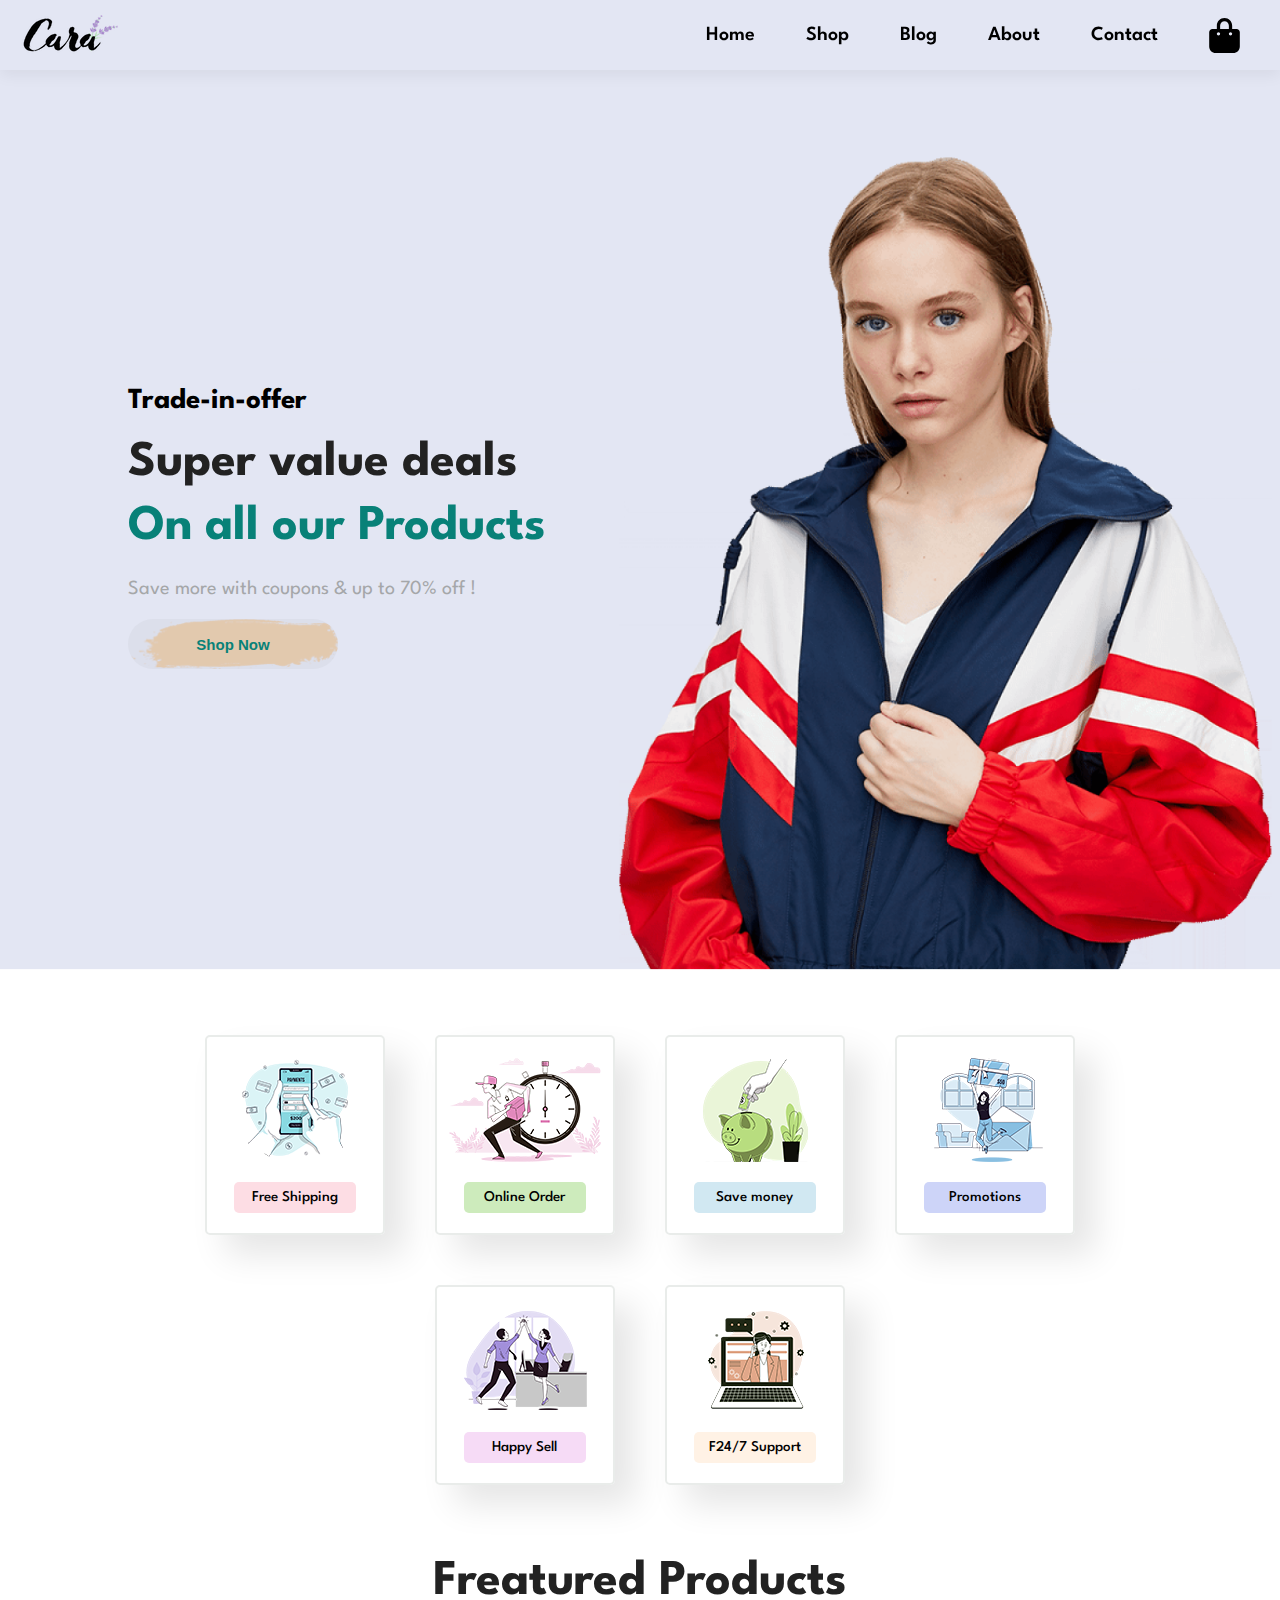
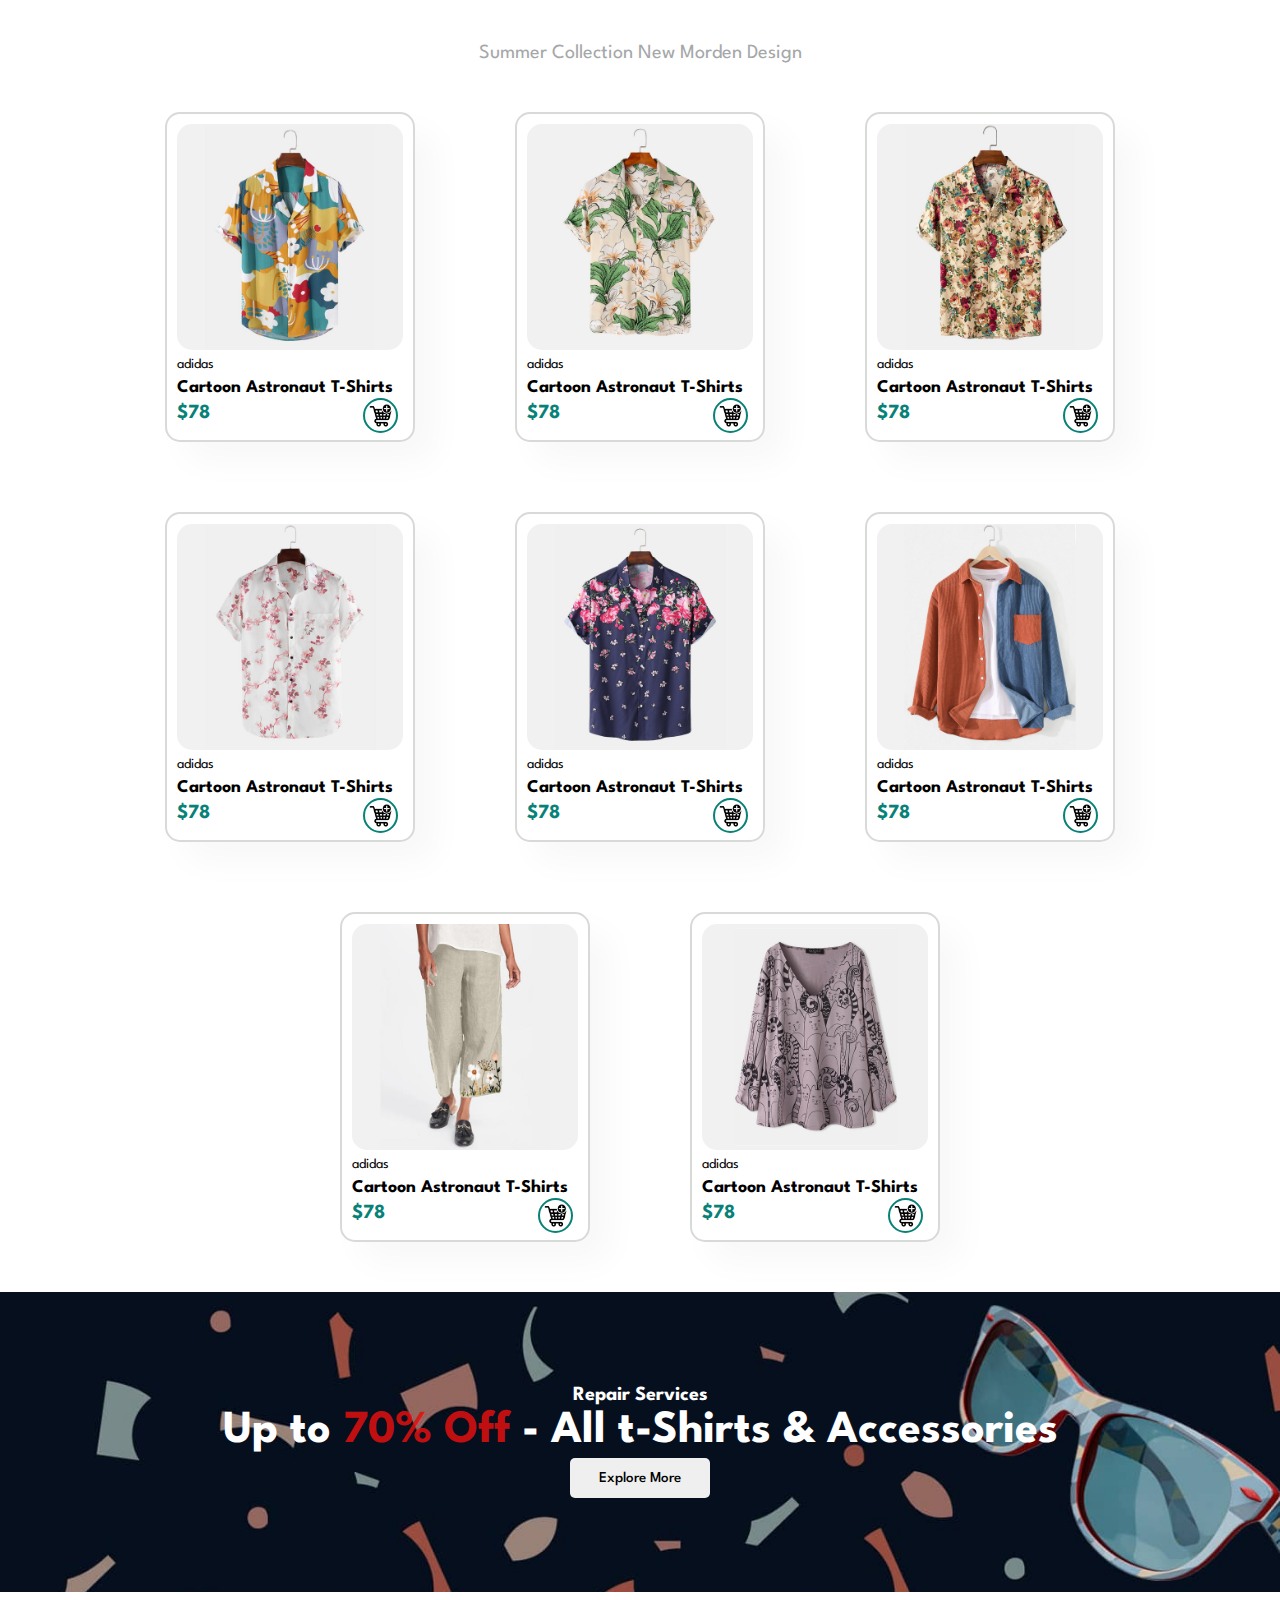
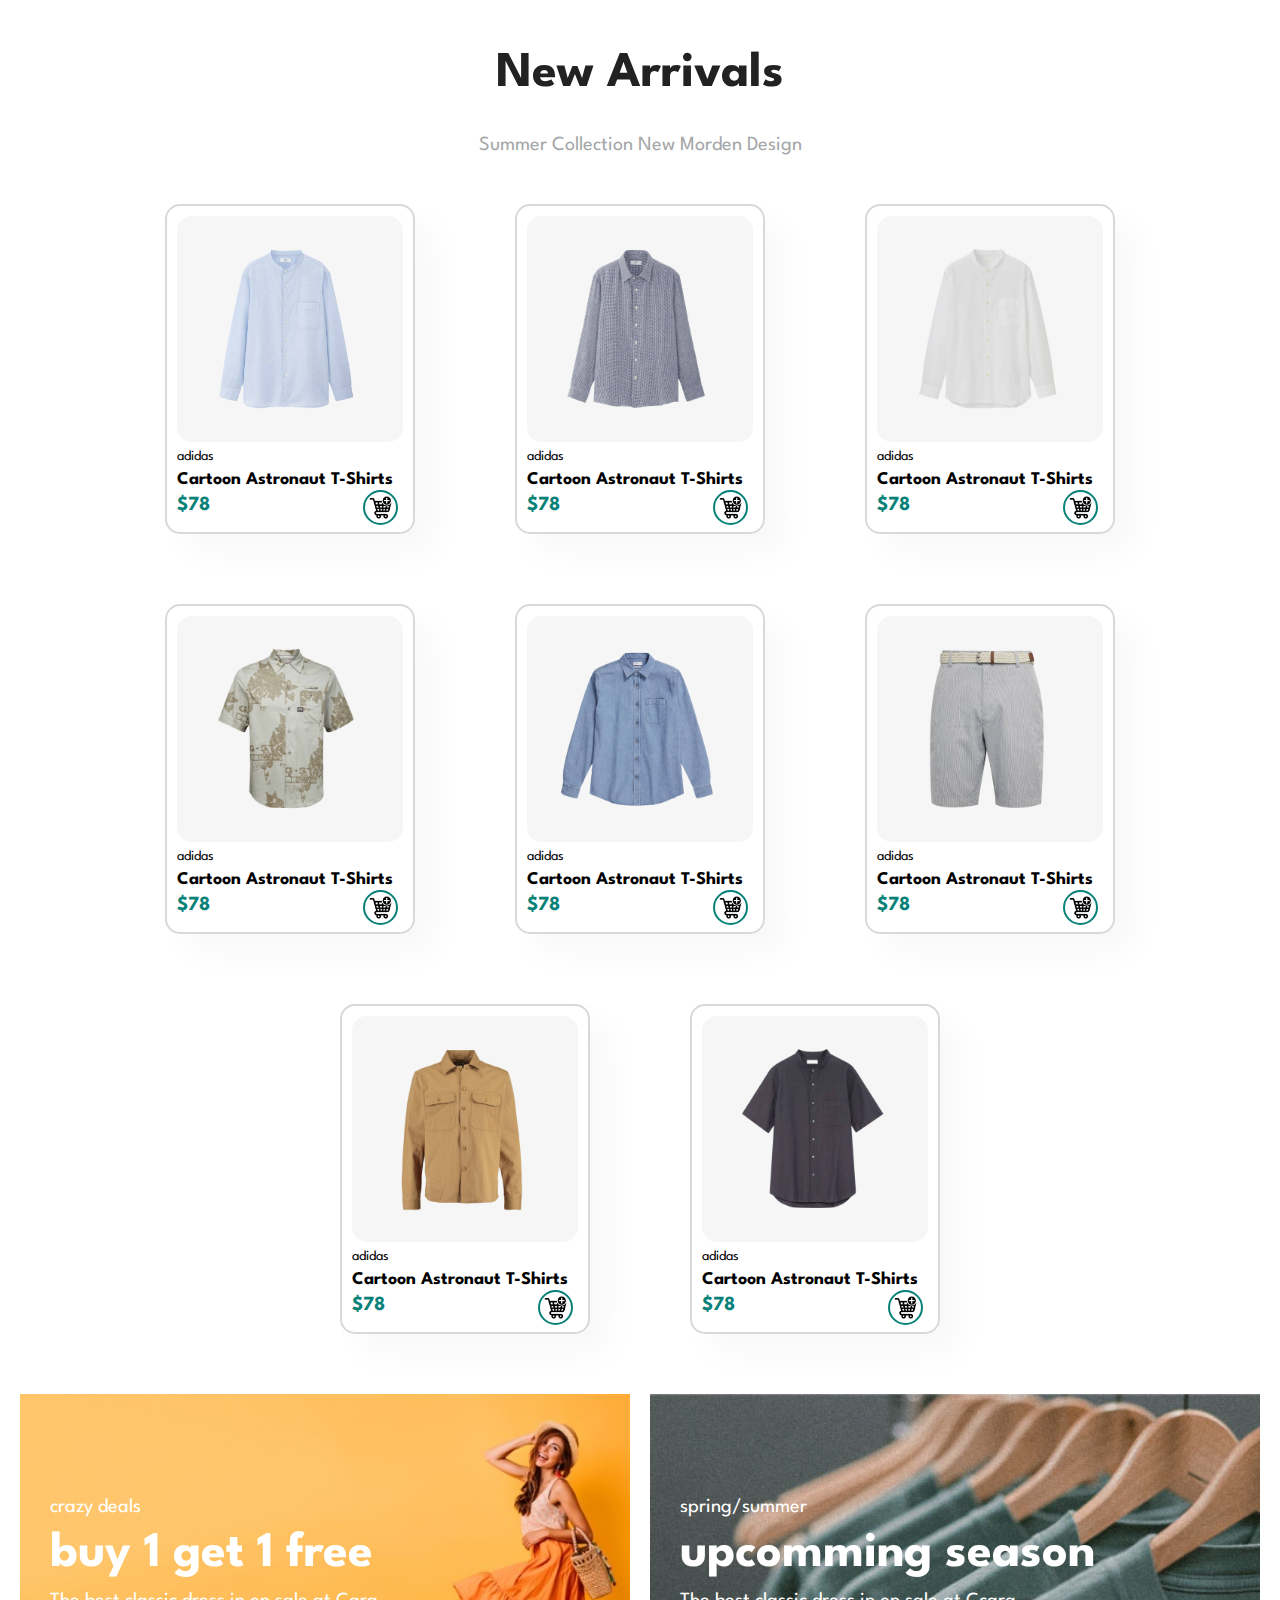
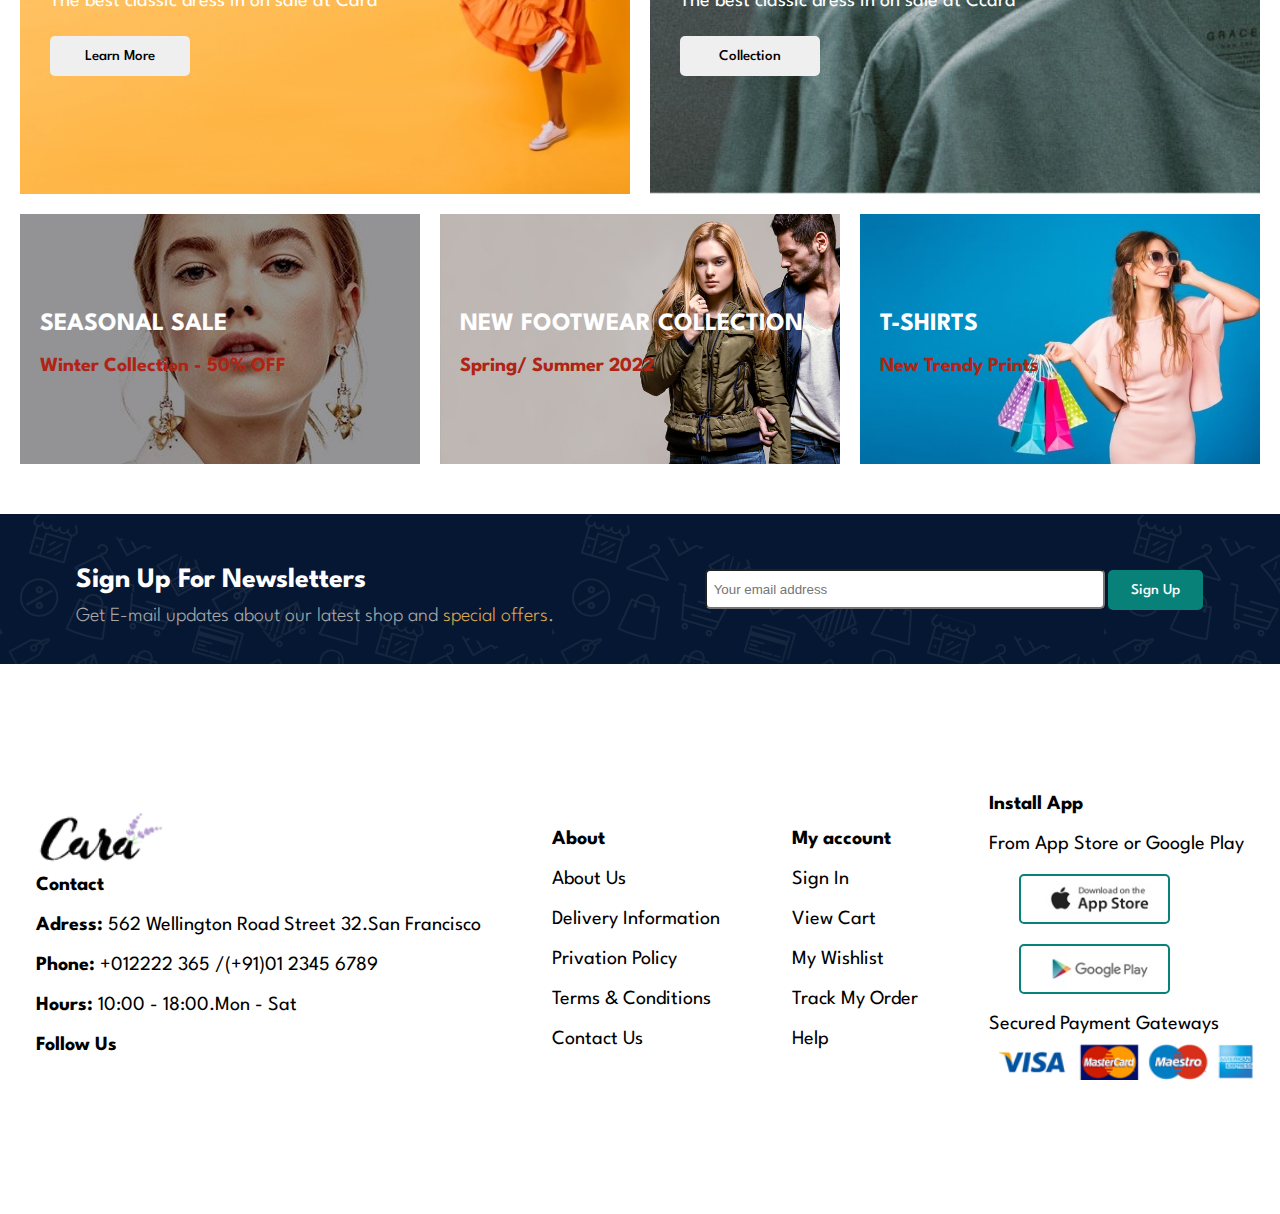
<file: index.html>
<!DOCTYPE html>
<html lang="en">
<head>
    <meta charset="UTF-8">
    <meta http-equiv="X-UA-Compatible" content="IE=edge">
    <meta name="viewport" content="width=device-width, initial-scale=1.0">
    <link rel="preconnect" href="https://fonts.googleapis.com">
    <link rel="preconnect" href="https://fonts.gstatic.com" crossorigin>
    <link href="https://fonts.googleapis.com/css2?family=League+Spartan:wght@300;400;500&display=swap" rel="stylesheet">
    <link rel="stylesheet" href="./style.css">
    <title>Casa home</title>
</head>
<body>
    <header>
        <div class="nav nav-left-section">
        <img src="./img/logo.png" alt="home-logo" class="home-logo">
        </div>
        <div class="nav nav-right-section">
            
            <div class="menu">
                <ul>
                    <li><a href="./index.html">Home</a> </li>
                    <li><a href="./shop.html">Shop</a></li>
                    <li><a href="./blog.html">Blog</a></li>
                    <li><a href="./about.html">About</a></li>
                    <li><a href="./contact.html">Contact</a></li>
                    <li></li>

                </ul>
                <div class="close-button"></div>
            </div>
            <div class="mobile">
                <div class="mobile-menu"></div>
                <li id="shopping-id"></li>
            </div>
            
        </div>
    </header>
    <main>
        <section class="hero">
            
            <div class="title">
                <h4>Trade-in-offer</h2>
                <h1>Super value deals <br><span>On all our Products</span></h1>
                <h4>Save more with coupons & up to 70% off !</h3>
                <button>Shop Now</button>
            </div>
        </section>
        <section class="feature">
            <div class="benefits-card-container">
                <div class="benefits-card">
                    <img src="./img/features/f1.png" alt="free-shipping">
                    <div class="benefits-title">
                        Free Shipping
                    </div>
                </div>

                <div class="benefits-card">
                    <img src="./img/features/f2.png" alt="online-order">
                    <div class="benefits-title">
                        Online Order
                    </div>
                </div>

                <div class="benefits-card">
                    <img src="./img/features/f3.png" alt="save-money">
                    <div class="benefits-title">
                        Save money
                    </div>
                </div>

                <div class="benefits-card">
                    <img src="./img/features/f4.png" alt="promotions">
                    <div class="benefits-title">
                        Promotions
                    </div>
                </div>

                <div class="benefits-card">
                    <img src="./img/features/f5.png" alt="happy-sell">
                    <div class="benefits-title">
                        Happy Sell
                    </div>
                </div>

                <div class="benefits-card">
                    <img src="./img/features/f6.png" alt="f24/7-support">
                    <div class="benefits-title">
                        F24/7 Support
                    </div>
                </div>

            </div>
            <div class="benefits-products-container">
                <h2>Freatured Products</h2>
                <h4>Summer Collection New Morden Design</h4>
                <div class="grid-card-container">
                    <div class="card-product" onclick="window.location.href='purchase.html'">
                        <img src="./img/products/f1.jpg" alt="">
                        <p>adidas</p>
                        <h5>Cartoon Astronaut T-Shirts</h5>
                        <div class="price-shopping">
                            <p>$78</p>
                            <img src="./img/shopping-cart.jpg" alt="add-to-cart">
                        </div>
                    </div>
                    <div class="card-product">
                        <img src="./img/products/f2.jpg" alt="">
                        <p>adidas</p>
                        <h5>Cartoon Astronaut T-Shirts</h5>
                        <div class="price-shopping">
                            <p>$78</p>
                            <img src="./img/shopping-cart.jpg" alt="add-to-cart">
                        </div>
                    </div>
                    <div class="card-product">
                        <img src="./img/products/f3.jpg" alt="">
                        <p>adidas</p>
                        <h5>Cartoon Astronaut T-Shirts</h5>
                        <div class="price-shopping">
                            <p>$78</p>
                            <img src="./img/shopping-cart.jpg" alt="add-to-cart">
                        </div>
                    </div>
                    <div class="card-product">
                        <img src="./img/products/f4.jpg" alt="">
                        <p>adidas</p>
                        <h5>Cartoon Astronaut T-Shirts</h5>
                        <div class="price-shopping">
                            <p>$78</p>
                            <img src="./img/shopping-cart.jpg" alt="add-to-cart">
                        </div>
                    </div>
                    <div class="card-product">
                        <img src="./img/products/f5.jpg" alt="">
                        <p>adidas</p>
                        <h5>Cartoon Astronaut T-Shirts</h5>
                        <div class="price-shopping">
                            <p>$78</p>
                            <img src="./img/shopping-cart.jpg" alt="add-to-cart">
                        </div>
                    </div>
                    <div class="card-product">
                        <img src="./img/products/f6.jpg" alt="">
                        <p>adidas</p>
                        <h5>Cartoon Astronaut T-Shirts</h5>
                        <div class="price-shopping">
                            <p>$78</p>
                            <img src="./img/shopping-cart.jpg" alt="add-to-cart">
                        </div>
                    </div>
                    <div class="card-product">
                        <img src="./img/products/f7.jpg" alt="">
                        <p>adidas</p>
                        <h5>Cartoon Astronaut T-Shirts</h5>
                        <div class="price-shopping">
                            <p>$78</p>
                            <img src="./img/shopping-cart.jpg" alt="add-to-cart">
                        </div>
                    </div>
                    <div class="card-product">
                        <img src="./img/products/f8.jpg" alt="">
                        <p>adidas</p>
                        <h5>Cartoon Astronaut T-Shirts</h5>
                        <div class="price-shopping">
                            <p>$78</p>
                            <img src="./img/shopping-cart.jpg" alt="add-to-cart">
                        </div>
                    </div>

                </div>
            </div>
            <div class="explore-more-container">
                <h4>Repair Services</h2>
                <h3>Up to <span>70% Off </span>- All t-Shirts & Accessories</h3>
                <button class="green-button">Explore More</button>

            </div>
        </section>
        <section class="new-products">
            <div class="benefits-products-container ">
                <h2 class="new">New Arrivals</h2>
                <h4 class="new">Summer Collection New Morden Design</h4>
                <div class="grid-card-container">
                    <div class="card-product">
                        <img src="./img/products/n1.jpg" alt="">
                        <p>adidas</p>
                        <h5>Cartoon Astronaut T-Shirts</h5>
                        <div class="price-shopping">
                            <p>$78</p>
                            <img src="./img/shopping-cart.jpg" alt="add-to-cart">
                        </div>
                    </div>
                    <div class="card-product">
                        <img src="./img/products/n2.jpg" alt="">
                        <p>adidas</p>
                        <h5>Cartoon Astronaut T-Shirts</h5>
                        <div class="price-shopping">
                            <p>$78</p>
                            <img src="./img/shopping-cart.jpg" alt="add-to-cart">
                        </div>
                    </div>
                    <div class="card-product">
                        <img src="./img/products/n3.jpg" alt="">
                        <p>adidas</p>
                        <h5>Cartoon Astronaut T-Shirts</h5>
                        <div class="price-shopping">
                            <p>$78</p>
                            <img src="./img/shopping-cart.jpg" alt="add-to-cart">
                        </div>
                    </div>
                    <div class="card-product">
                        <img src="./img/products/n4.jpg" alt="">
                        <p>adidas</p>
                        <h5>Cartoon Astronaut T-Shirts</h5>
                        <div class="price-shopping">
                            <p>$78</p>
                            <img src="./img/shopping-cart.jpg" alt="add-to-cart">
                        </div>
                    </div>
                    <div class="card-product">
                        <img src="./img/products/n5.jpg" alt="">
                        <p>adidas</p>
                        <h5>Cartoon Astronaut T-Shirts</h5>
                        <div class="price-shopping">
                            <p>$78</p>
                            <img src="./img/shopping-cart.jpg" alt="add-to-cart">
                        </div>
                    </div>
                    <div class="card-product">
                        <img src="./img/products/n6.jpg" alt="">
                        <p>adidas</p>
                        <h5>Cartoon Astronaut T-Shirts</h5>
                        <div class="price-shopping">
                            <p>$78</p>
                            <img src="./img/shopping-cart.jpg" alt="add-to-cart">
                        </div>
                    </div>
                    <div class="card-product">
                        <img src="./img/products/n7.jpg" alt="">
                        <p>adidas</p>
                        <h5>Cartoon Astronaut T-Shirts</h5>
                        <div class="price-shopping">
                            <p>$78</p>
                            <img src="./img/shopping-cart.jpg" alt="add-to-cart">
                        </div>
                    </div>
                    <div class="card-product">
                        <img src="./img/products/n8.jpg" alt="">
                        <p>adidas</p>
                        <h5>Cartoon Astronaut T-Shirts</h5>
                        <div class="price-shopping">
                            <p>$78</p>
                            <img src="./img/shopping-cart.jpg" alt="add-to-cart">
                        </div>
                    </div>

                </div>
            </div>

        </section>
        <section class="call-to-action">
            <div class="first-container">
                <div class="first">
                    <h4>crazy deals</h4>
                    <h2>buy 1 get 1 free</h2>
                    <h4>The best classic dress in on sale at Cara</h4>
                    <button class="green-button">Learn More</button>
                </div>
                <div class="first">
                    <h4>spring/summer</h4>
                    <h2>upcomming season</h2>
                    <h4>The best classic dress in on sale at Ccara</h4>
                    <button class="green-button">Collection</button>
                </div>
            </div>
            
            <div class="second-container">
                <div class="second">
                    <h3>SEASONAL SALE</h2>
                    <h4>Winter Collection - 50% OFF</h4>
                </div>
                <div class="second">
                    <h3>NEW FOOTWEAR COLLECTION</h2>
                    <h4>Spring/ Summer 2022</h4>
                </div>
                <div class="second">
                    <h3>T-SHIRTS</h2>
                    <h4>New Trendy Prints</h4>
                </div>
            </div>
            


        </section>
        <section class="newsletter">
            <div>
                <h3>Sign Up For Newsletters</h3>
                <h4>Get E-mail updates about our latest shop and <span>special offers</span>.</h4>
            </div>
            <form >
                <input type="email" placeholder="  Your email address">
                <button class="green-button">Sign Up</button>
            </form>

        </section>

    </main>
    <footer>
        <div>
            <img src="./img/logo.png" alt="">
            <p><b>Contact</b></p>
            <p><b>Adress: </b>562 Wellington Road Street 32.San Francisco</p>
            <p><b>Phone: </b>+012222 365 /(+91)01 2345 6789</p>
            <p><b>Hours: </b>10:00 - 18:00.Mon - Sat</p>
            <p><b>Follow Us</b></p>
        </div>
        <div>
            <p><b>About</b></p>
            <a href="">About Us</a>
            <a href="">Delivery Information</a>
            <a href="">Privation Policy</a>
            <a href="">Terms & Conditions</a>
            <a href="">Contact Us</a>

        </div>
        <div>
            <p><b>My account</b></p>
            <a href="">Sign In</a>
            <a href="">View Cart</a>
            <a href="">My Wishlist</a>
            <a href="">Track My Order</a>
            <a href="">Help</a>
        </div>
        <div>
            <p><b>Install App</b></p>
            <p>From App Store or Google Play</p>
            <div class="mobile-container">
                <div class="mobile-store">
                    <a href=""></a>
                </div>
                <div class="mobile-store">
                    <a href=""></a>
                </div>

            </div>
            <p>Secured Payment Gateways</p>
            <div class="pay-methods"></div>


        </div>

    </footer>
<script src="./code.js"></script>
</body>
</html>
</file>
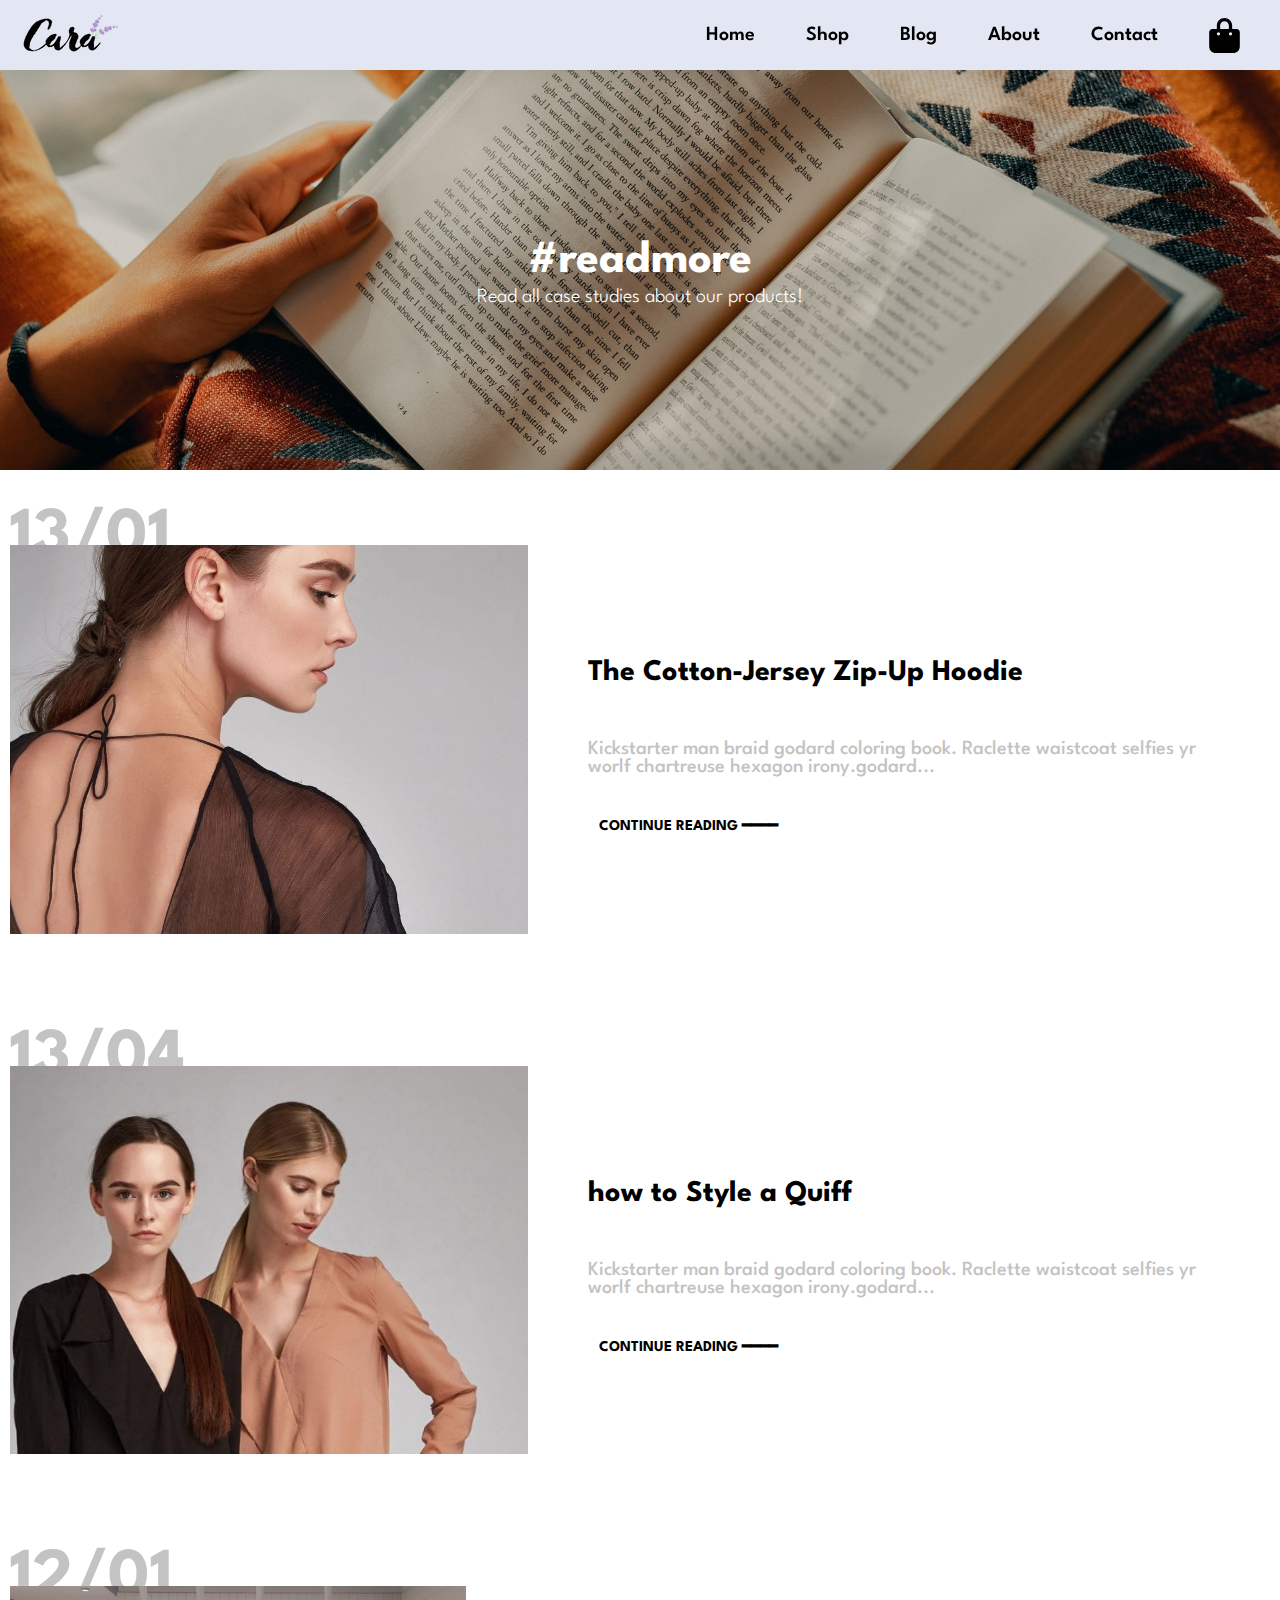
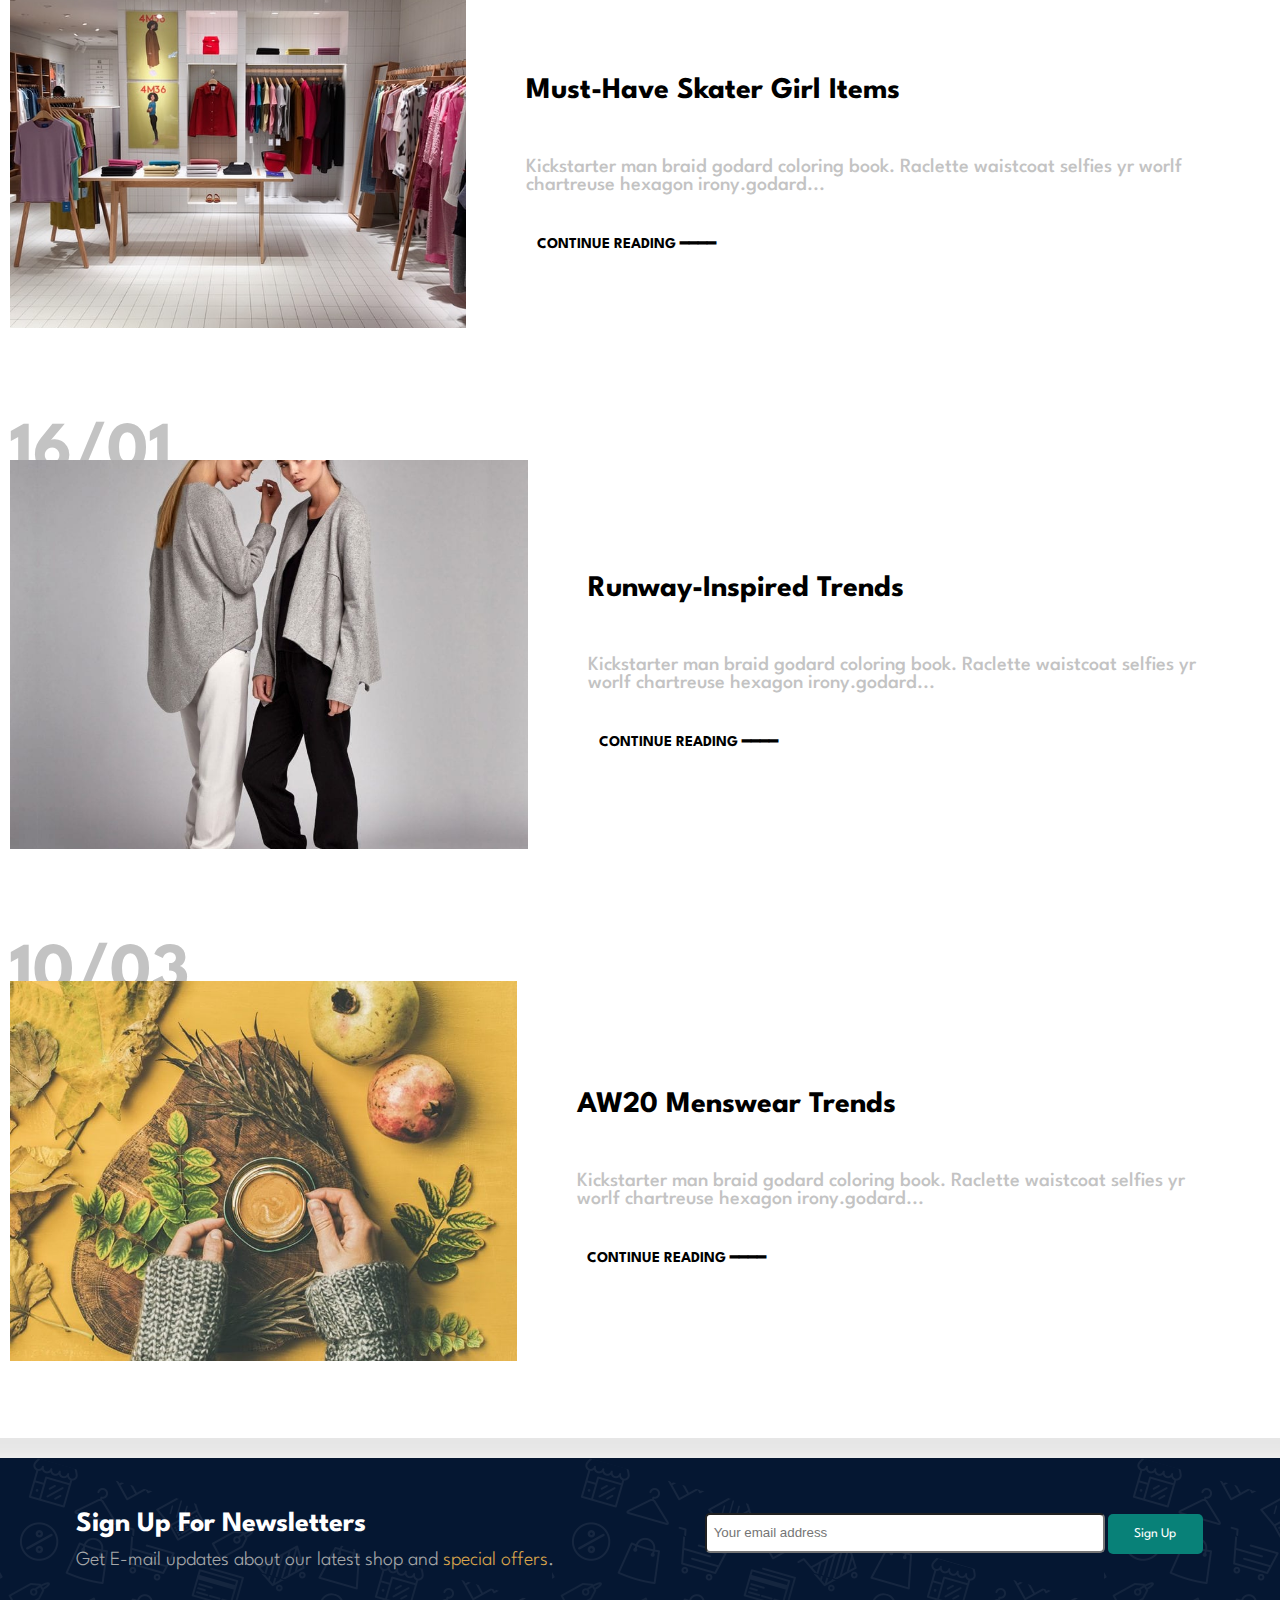
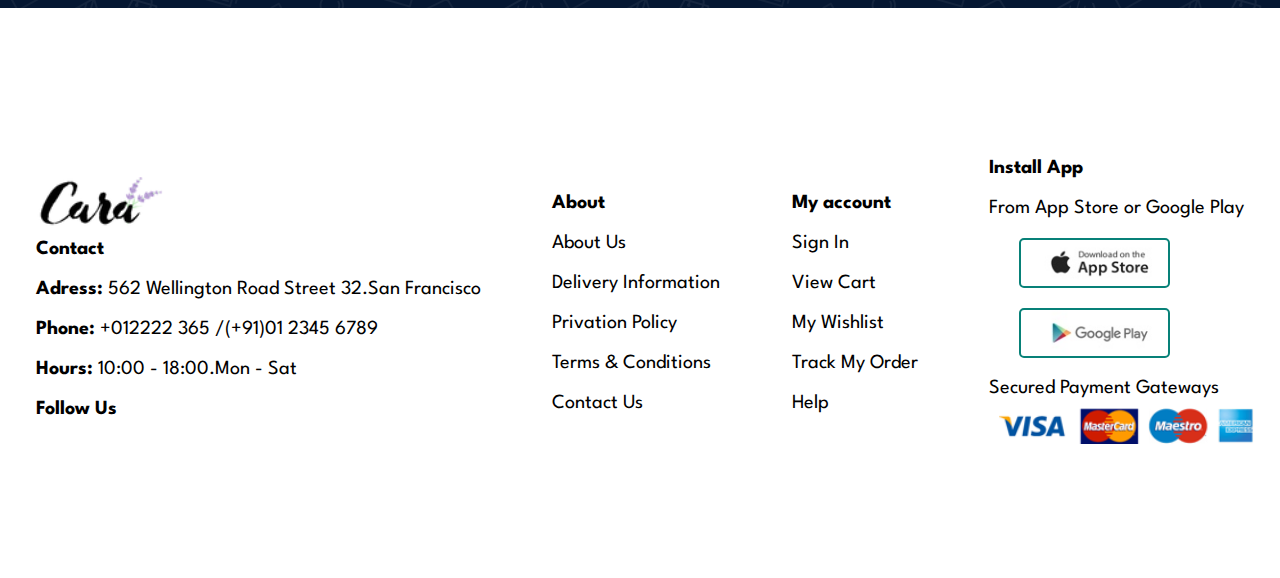
<file: blog.html>
<!DOCTYPE html>
<html lang="en">
<head>
    <meta charset="UTF-8">
    <meta http-equiv="X-UA-Compatible" content="IE=edge">
    <meta name="viewport" content="width=device-width, initial-scale=1.0">
    <link rel="preconnect" href="https://fonts.googleapis.com">
    <link rel="preconnect" href="https://fonts.gstatic.com" crossorigin>
    <link href="https://fonts.googleapis.com/css2?family=League+Spartan:wght@300;400;500&display=swap" rel="stylesheet">
    <link rel="stylesheet" href="./blog.css">
    <title>Blog</title>
</head>
<body>
    <header>
        <div class="nav nav-left-section">
            <img src="./img/logo.png" alt="home-logo" class="home-logo">
            </div>
            <div class="nav nav-right-section">
                
                <div class="menu">
                    <ul>
                        <li><a href="./index.html">Home</a> </li>
                        <li><a href="./shop.html">Shop</a></li>
                        <li><a href="./blog.html">Blog</a></li>
                        <li><a href="./about.html">About</a></li>
                        <li><a href="">Contact</a></li>
                        <li></li>
    
                    </ul>
                    <div class="close-button"></div>
                </div>
                <div class="mobile">
                    <div class="mobile-menu"></div>
                    <li id="shopping-id"></li>
                </div>
                
            </div>
    </header>
    <main>
        <section class="header-content">
            <div class="page-header">
                <h3>#readmore</h3>
                <h4>Read all case studies about our products!</h4>
            </div>
            
        </section>
        <section class="main-content">
            <div class="blog-container">
                <div class="blog">
                    <div class="img-container">
                        <h2>13/01</h2>
                        <img src="./img/blog/b1.jpg" alt="blog-photo">
                    </div>
                    <div class="text-content">
                        <h3>The Cotton-Jersey Zip-Up Hoodie</h3>
                            <h4 >Kickstarter man braid godard coloring book. Raclette waistcoat selfies yr worlf chartreuse hexagon irony.godard...</h4>
                            <button>CONTINUE READING ━━━━</button>
                    </div>
                    
                </div>
                <div class="blog">
                    <div class="img-container">
                        <h2>13/04</h2>
                        <img src="./img/blog/b2.jpg" alt="blog-photo">
                    </div>
                    <div class="text-content">
                        <h3>how to Style a Quiff</h3>
                        <h4>Kickstarter man braid godard coloring book. Raclette waistcoat selfies yr worlf chartreuse hexagon irony.godard...</h4>
                        <button>CONTINUE READING ━━━━</button>
                    </div>
                    
                </div>
                <div class="blog">
                    <div class="img-container">
                        <h2>12/01</h2>
                        <img src="./img/blog/b3.jpg" alt="blog-photo">
                    </div>
                    <div class="text-content">
                        <h3>Must-Have Skater Girl Items</h3>
                        <h4>Kickstarter man braid godard coloring book. Raclette waistcoat selfies yr worlf chartreuse hexagon irony.godard...</h4>
                        <button>CONTINUE READING ━━━━</button>
                    </div>
                    
                </div>
                <div class="blog">
                    <div class="img-container">
                        <h2>16/01</h2>
                        <img src="./img/blog/b4.jpg" alt="blog-photo">
                    </div>
                    <div class="text-content">
                        <h3>Runway-Inspired Trends</h3>
                        <h4>Kickstarter man braid godard coloring book. Raclette waistcoat selfies yr worlf chartreuse hexagon irony.godard...</h4>
                        <button>CONTINUE READING ━━━━</button>
                    </div>
                    
                </div>
                <div class="blog">
                    <div class="img-container">
                        <h2>10/03</h2>
                        <img src="./img/blog/b6.jpg" alt="blog-photo">
                    </div>
                    <div class="text-content">
                        <h3>AW20 Menswear Trends</h3>
                        <h4>Kickstarter man braid godard coloring book. Raclette waistcoat selfies yr worlf chartreuse hexagon irony.godard...</h4>
                        <button>CONTINUE READING ━━━━</button>
                    </div>
                    
                </div>
                
    
            </div>
        </section>
        <section class="newsletter">
            <div>
                <h3>Sign Up For Newsletters</h3>
                <h4>Get E-mail updates about our latest shop and <span>special offers</span>.</h4>
            </div>
            <form >
                <input type="email" placeholder="  Your email address">
                <button class="green-button">Sign Up</button>
            </form>

        </section>
        
        
    </main>
    <footer>
        <div>
            <img src="./img/logo.png" alt="">
            <p><b>Contact</b></p>
            <p><b>Adress: </b>562 Wellington Road Street 32.San Francisco</p>
            <p><b>Phone: </b>+012222 365 /(+91)01 2345 6789</p>
            <p><b>Hours: </b>10:00 - 18:00.Mon - Sat</p>
            <p><b>Follow Us</b></p>
        </div>
        <div>
            <p><b>About</b></p>
            <a href="">About Us</a>
            <a href="">Delivery Information</a>
            <a href="">Privation Policy</a>
            <a href="">Terms & Conditions</a>
            <a href="">Contact Us</a>

        </div>
        <div>
            <p><b>My account</b></p>
            <a href="">Sign In</a>
            <a href="">View Cart</a>
            <a href="">My Wishlist</a>
            <a href="">Track My Order</a>
            <a href="">Help</a>
        </div>
        <div>
            <p><b>Install App</b></p>
            <p>From App Store or Google Play</p>
            <div class="mobile-container">
                <div class="mobile-store">
                    <a href=""></a>
                </div>
                <div class="mobile-store">
                    <a href=""></a>
                </div>

            </div>
            <p>Secured Payment Gateways</p>
            <div class="pay-methods"></div>


        </div>

    </footer>
    <script src="./code.js"></script>
</body>
</html>
</file>
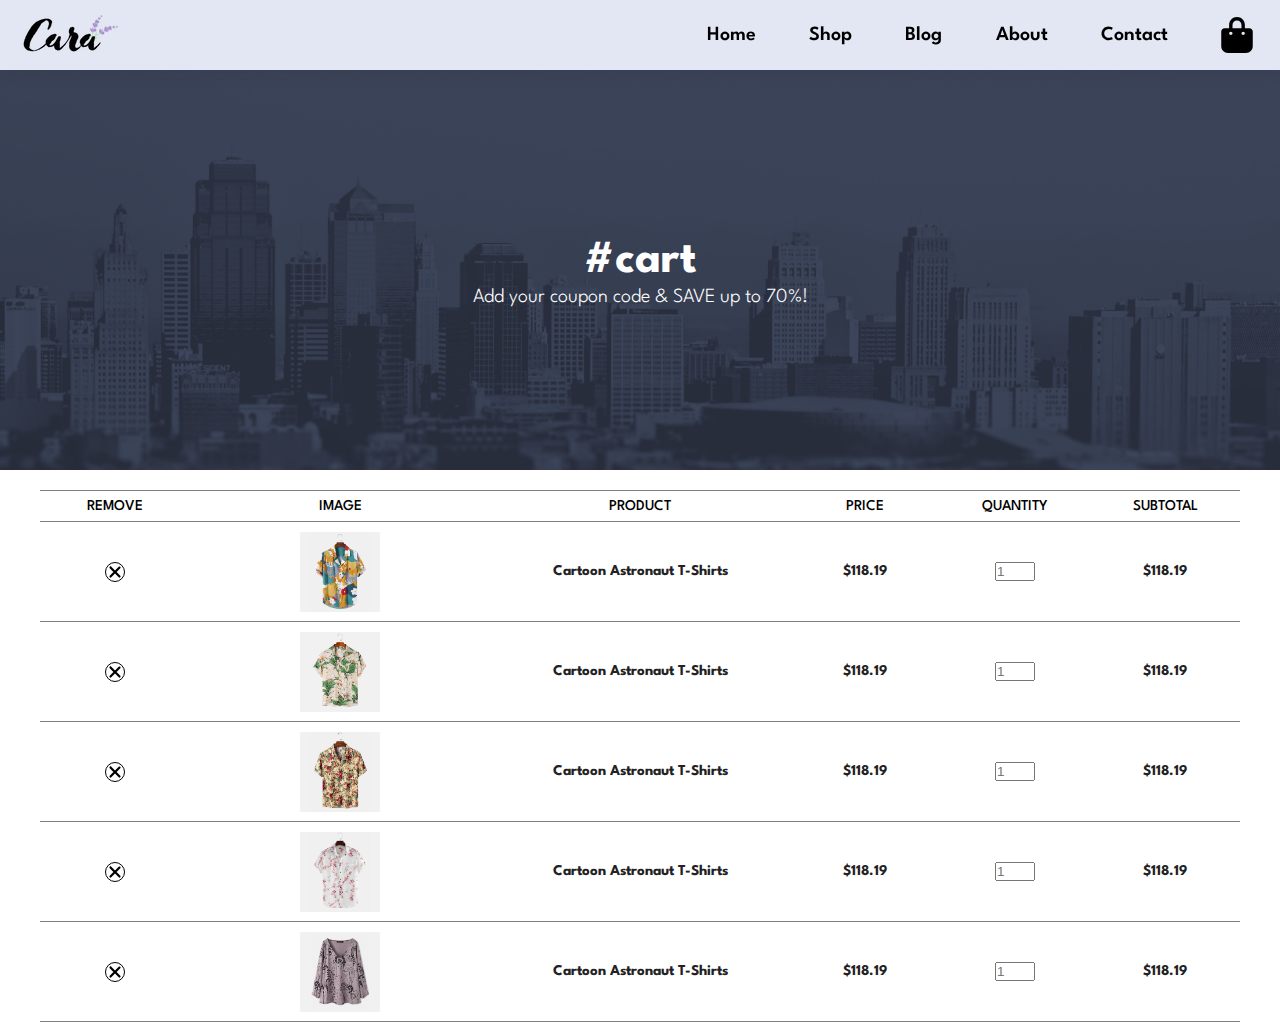
<file: cart.html>
<!DOCTYPE html>
<html lang="en">
<head>
    <meta charset="UTF-8">
    <meta http-equiv="X-UA-Compatible" content="IE=edge">
    <meta name="viewport" content="width=device-width, initial-scale=1.0">
    <link rel="preconnect" href="https://fonts.googleapis.com">
    <link rel="preconnect" href="https://fonts.gstatic.com" crossorigin>
    <link href="https://fonts.googleapis.com/css2?family=League+Spartan:wght@300;400;500&display=swap" rel="stylesheet">
    <link rel="stylesheet" href="./contact-cart.css">
    <title>Cart</title>
</head>
<body>
    <header>
        <div class="nav nav-left-section">
            <img src="./img/logo.png" alt="home-logo" class="home-logo">
            </div>
            <div class="nav nav-right-section">
                
                <div class="menu">
                    <ul>
                        <li><a href="./index.html">Home</a> </li>
                        <li><a href="./shop.html">Shop</a></li>
                        <li><a href="./blog.html">Blog</a></li>
                        <li><a href="./about.html">About</a></li>
                        <li><a href="./contact.html">Contact</a></li>
                        <a class="cart-bag" href=""></a>
    
                    </ul>
                    <div class="close-button"></div>
                </div>
                <div class="mobile">
                    <div class="mobile-menu"></div>
                    
                </div>
                
            </div>
    </header>
<main>
    <section class="header-content-about">
        <div class="page-header-about">
            <h3>#cart</h3>
            <h4>Add your coupon code & SAVE up to 70%!</h4>
        </div>
        
    </section>
    <section class="products-container">
        <div class="info-products-container">
            <div class="info-product ">REMOVE</div>
            <div class="info-product image">IMAGE</div>
            <div class="info-product product">PRODUCT</div>
            <div class="info-product price">PRICE</div>
            <div class="info-product quantity">QUANTITY</div>
            <div class="info-product subtotal">SUBTOTAL</div>
        </div>
        <div class="cart-product">
            <div class="remove"  onclick="remove(this)"><img src="./img/xmark-solid.svg" alt="delete-button"></div>
            <div class="image"><img src="./img/products/f1.jpg" alt=""></div>
            <div class="product"><h6>Cartoon Astronaut T-Shirts</h6></div>
            <div class="price"><h6>$118.19</h6></div>
            <div class="quantity"><input type="number" placeholder="1"></div>
            <div class="subtotal"><h6>$118.19</h6></div>

        </div>
        <div class="cart-product">
            <div class="remove" onclick="remove(this)"><img src="./img/xmark-solid.svg" alt="delete-button"></div>
            <div class="image"><img src="./img/products/f2.jpg" alt=""></div>
            <div class="product"><h6>Cartoon Astronaut T-Shirts</h6></div>
            <div class="price"><h6>$118.19</h6></div>
            <div class="quantity"><input type="number" placeholder="1"></div>
            <div class="subtotal"><h6>$118.19</h6></div>

        </div>
        <div class="cart-product">
            <div class="remove" onclick="remove(this)"><img src="./img/xmark-solid.svg" alt="delete-button"></div>
            <div class="image"><img src="./img/products/f3.jpg" alt=""></div>
            <div class="product"><h6>Cartoon Astronaut T-Shirts</h6></div>
            <div class="price"><h6>$118.19</h6></div>
            <div class="quantity"><input type="number" placeholder="1"></div>
            <div class="subtotal"><h6>$118.19</h6></div>

        </div>
        <div class="cart-product">
            <div class="remove" onclick="remove(this)"><img src="./img/xmark-solid.svg" alt="delete-button"></div>
            <div class="image"><img src="./img/products/f4.jpg" alt=""></div>
            <div class="product"><h6>Cartoon Astronaut T-Shirts</h6></div>
            <div class="price"><h6>$118.19</h6></div>
            <div class="quantity"><input type="number" placeholder="1"></div>
            <div class="subtotal"><h6>$118.19</h6></div>

        </div>
        <div class="cart-product">
            <div class="remove" onclick="remove(this)"><img src="./img/xmark-solid.svg" alt="delete-button"></div>
            <div class="image"><img src="./img/products/f8.jpg" alt=""></div>
            <div class="product"><h6>Cartoon Astronaut T-Shirts</h6></div>
            <div class="price"><h6>$118.19</h6></div>
            <div class="quantity"><input type="number" placeholder="1"></div>
            <div class="subtotal"><h6>$118.19</h6></div>

        </div>
    </section>
</main>
</body>
<script src="./code.js"></script>

</html>
</file>
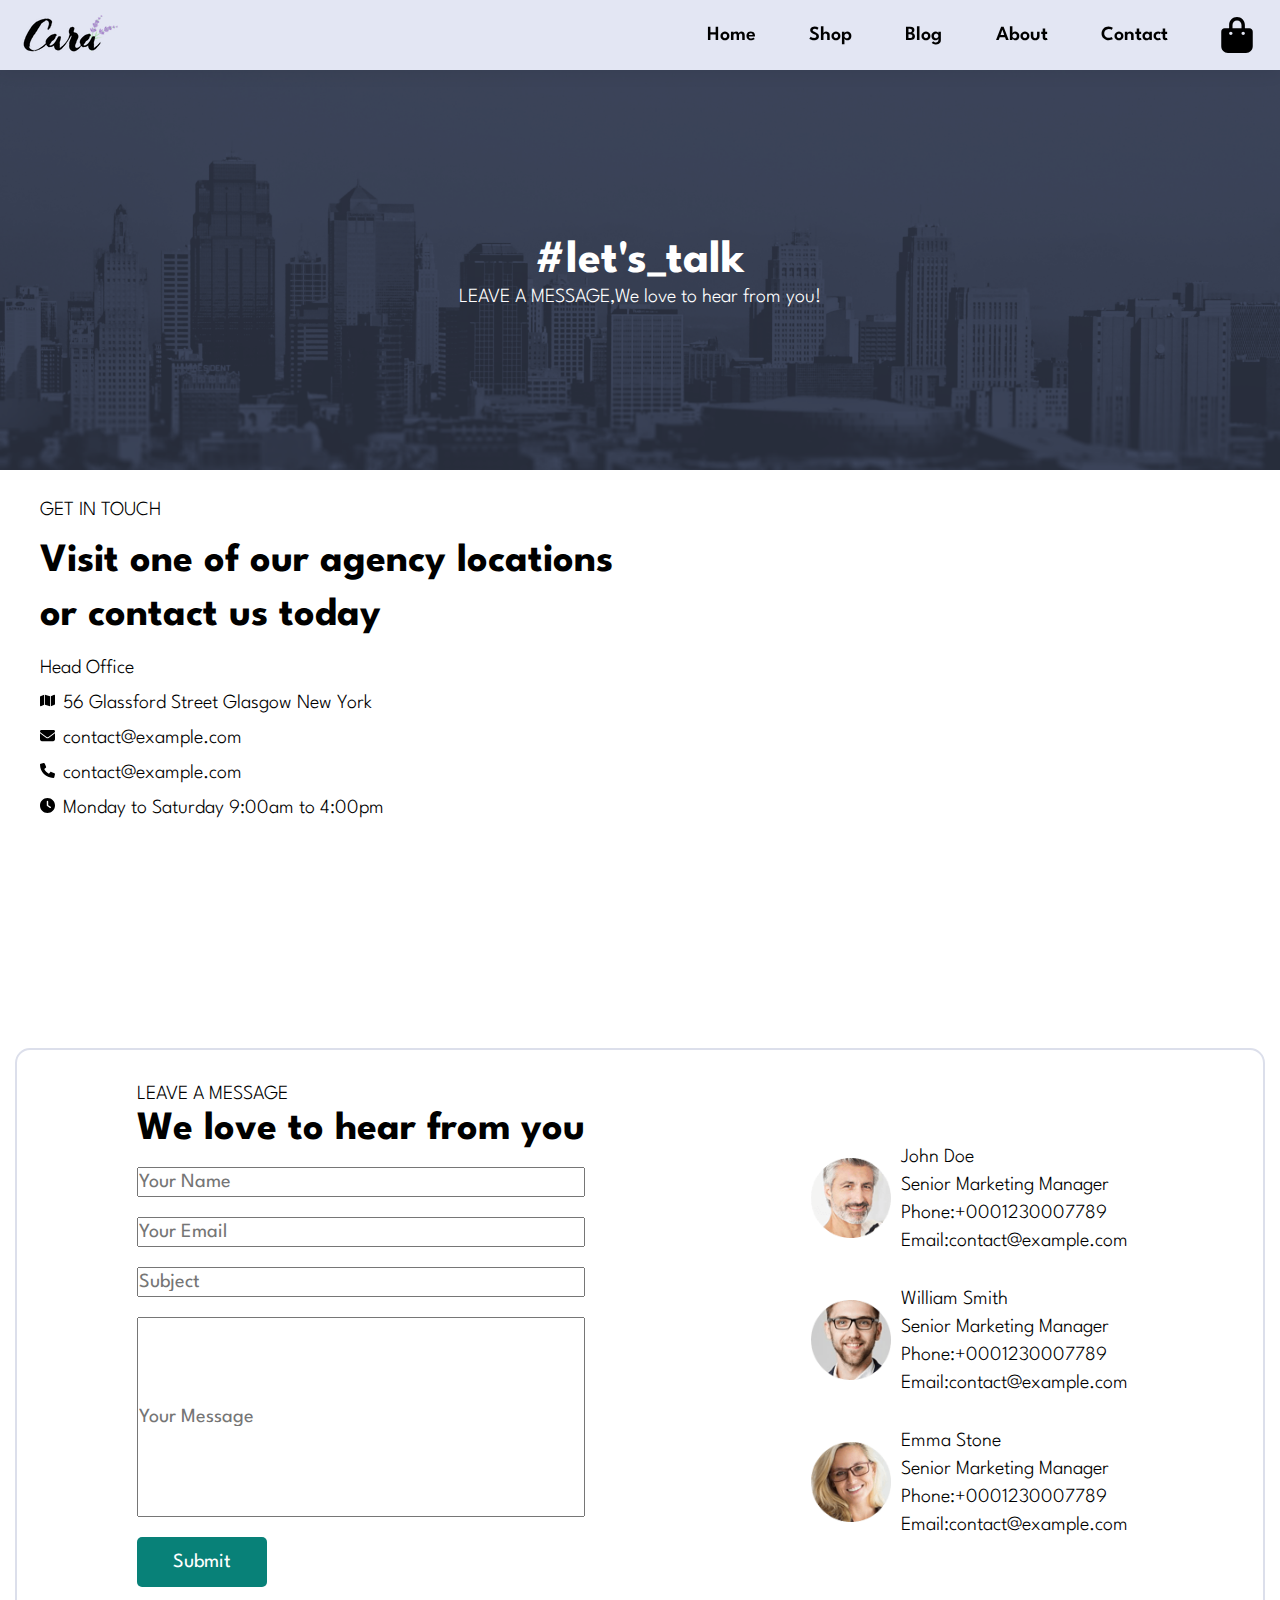
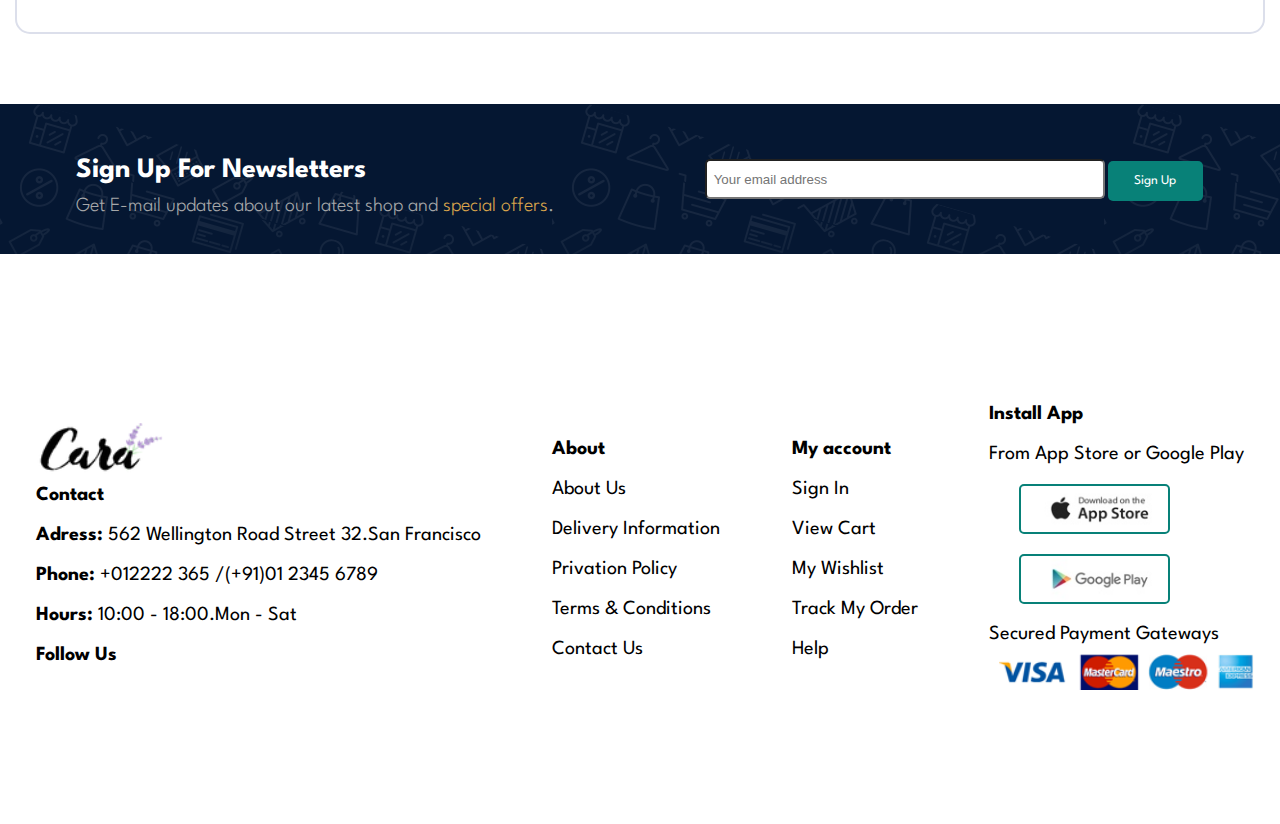
<file: contact.html>
<!DOCTYPE html>
<html lang="en">
<head>
    <meta charset="UTF-8">
    <meta http-equiv="X-UA-Compatible" content="IE=edge">
    <meta name="viewport" content="width=device-width, initial-scale=1.0">
    <link rel="preconnect" href="https://fonts.googleapis.com">
    <link rel="preconnect" href="https://fonts.gstatic.com" crossorigin>
    <link href="https://fonts.googleapis.com/css2?family=League+Spartan:wght@300;400;500&display=swap" rel="stylesheet">
    <link rel="stylesheet" href="./contact-cart.css">
    <title>Contact</title>
</head>
<body>
    <header>
        <div class="nav nav-left-section">
            <img src="./img/logo.png" alt="home-logo" class="home-logo">
            </div>
            <div class="nav nav-right-section">
                
                <div class="menu">
                    <ul>
                        <li><a href="./index.html">Home</a> </li>
                        <li><a href="./shop.html">Shop</a></li>
                        <li><a href="./blog.html">Blog</a></li>
                        <li><a href="./about.html">About</a></li>
                        <li><a href="./contact.html">Contact</a></li>
                        <a class="cart-bag" href=""></a>
    
                    </ul>
                    <div class="close-button"></div>
                </div>
                <div class="mobile">
                    <div class="mobile-menu"></div>
                    
                </div>
                
            </div>
    </header>
    <main>
        <section class="header-content-about">
            <div class="page-header-about">
                <h3>#let's_talk</h3>
                <h4>LEAVE A MESSAGE,We love to hear from you!</h4>
            </div>
            
        </section>
        <section class="main-content">
            <div class="info-container">
                <h4>GET IN TOUCH</h4>
                <h3>Visit one of our agency locations or contact us today</h3>
                <h4>Head Office</h4>
                <div class="contact-info-container">
                    <div class="contact">
                        <img src="./img/icons/map-solid.svg" alt="">
                        <h4>56 Glassford Street Glasgow New York</h4>
                    </div>
                    <div class="contact">
                        <img src="./img/icons/mail.svg" alt="">
                        <h4>contact@example.com</h4>
                    </div>
                    <div class="contact">
                        <img src="./img/icons/phone-solid.svg" alt="">
                        <h4>contact@example.com</h4>
                    </div>
                    <div class="contact">
                        <img src="./img/icons/clock-solid.svg" alt="">
                        <h4>Monday to Saturday 9:00am to 4:00pm</h4>
                    </div>

                </div>

            </div>
            <div class="map-container">
                <iframe src="https://www.google.com/maps/embed?pb=!1m18!1m12!1m3!1d4939.486259572255!2d-1.2595513219382362!3d51.75602051870686!2m3!1f0!2f0!3f0!3m2!1i1024!2i768!4f13.1!3m3!1m2!1s0x4876c6a9ef8c485b%3A0xd2ff1883a001afed!2sUniversidad%20de%20Oxford!5e0!3m2!1ses!2sar!4v1660248048757!5m2!1ses!2sar"    style="border:0;" allowfullscreen="" loading="lazy" referrerpolicy="no-referrer-when-downgrade"></iframe>
            </div>

        </section>
        <section class="contact-content">
            <div class="form-container">
                <form>
                    <h4>LEAVE A MESSAGE</h4>
                    <h3>We love to hear from you</h3>
                    <input type="text" placeholder="Your Name">
                    <input type="email" placeholder="Your Email">
                    <input type="text" placeholder="Subject">
                    <input type="text" placeholder="Your Message">
                    <input type="submit">


                </form>
            </div>
            <div class="employees">
                <div class="employee">
                    <div>
                        <img src="./img/people/1.png" alt="">
                    </div>
                    <div>
                        <h4>John Doe</h4>
                    <h4>Senior Marketing Manager</h4>
                    <h4>Phone:+0001230007789</h4>
                    <h4>Email:contact@example.com</h4>
                    </div>

                </div>
                <div class="employee">
                    <div>
                        <img src="./img/people/2.png" alt="">
                    </div>
                    <div>
                        <h4>William Smith</h4>
                    <h4>Senior Marketing Manager</h4>
                    <h4>Phone:+0001230007789</h4>
                    <h4>Email:contact@example.com</h4>
                    </div>

                </div>
                <div class="employee">
                    <div>
                        <img src="./img/people/3.png" alt="">
                    </div>
                    <div>
                        <h4>Emma Stone</h4>
                    <h4>Senior Marketing Manager</h4>
                    <h4>Phone:+0001230007789</h4>
                    <h4>Email:contact@example.com</h4>
                    </div>

                </div>
                
            </div>

        </section>
        <section class="newsletter">
            <div>
                <h3>Sign Up For Newsletters</h3>
                <h4>Get E-mail updates about our latest shop and <span>special offers</span>.</h4>
            </div>
            <form >
                <input type="email" placeholder="  Your email address">
                <button class="green-button">Sign Up</button>
            </form>

        </section>


    </main>
    <footer>
        <div>
            <img src="./img/logo.png" alt="">
            <p><b>Contact</b></p>
            <p><b>Adress: </b>562 Wellington Road Street 32.San Francisco</p>
            <p><b>Phone: </b>+012222 365 /(+91)01 2345 6789</p>
            <p><b>Hours: </b>10:00 - 18:00.Mon - Sat</p>
            <p><b>Follow Us</b></p>
        </div>
        <div>
            <p><b>About</b></p>
            <a href="">About Us</a>
            <a href="">Delivery Information</a>
            <a href="">Privation Policy</a>
            <a href="">Terms & Conditions</a>
            <a href="">Contact Us</a>

        </div>
        <div>
            <p><b>My account</b></p>
            <a href="">Sign In</a>
            <a href="">View Cart</a>
            <a href="">My Wishlist</a>
            <a href="">Track My Order</a>
            <a href="">Help</a>
        </div>
        <div>
            <p><b>Install App</b></p>
            <p>From App Store or Google Play</p>
            <div class="mobile-container">
                <div class="mobile-store">
                    <a href=""></a>
                </div>
                <div class="mobile-store">
                    <a href=""></a>
                </div>

            </div>
            <p>Secured Payment Gateways</p>
            <div class="pay-methods"></div>


        </div>

    </footer>


</body>
<script src="./code.js"></script>
</html>
</file>
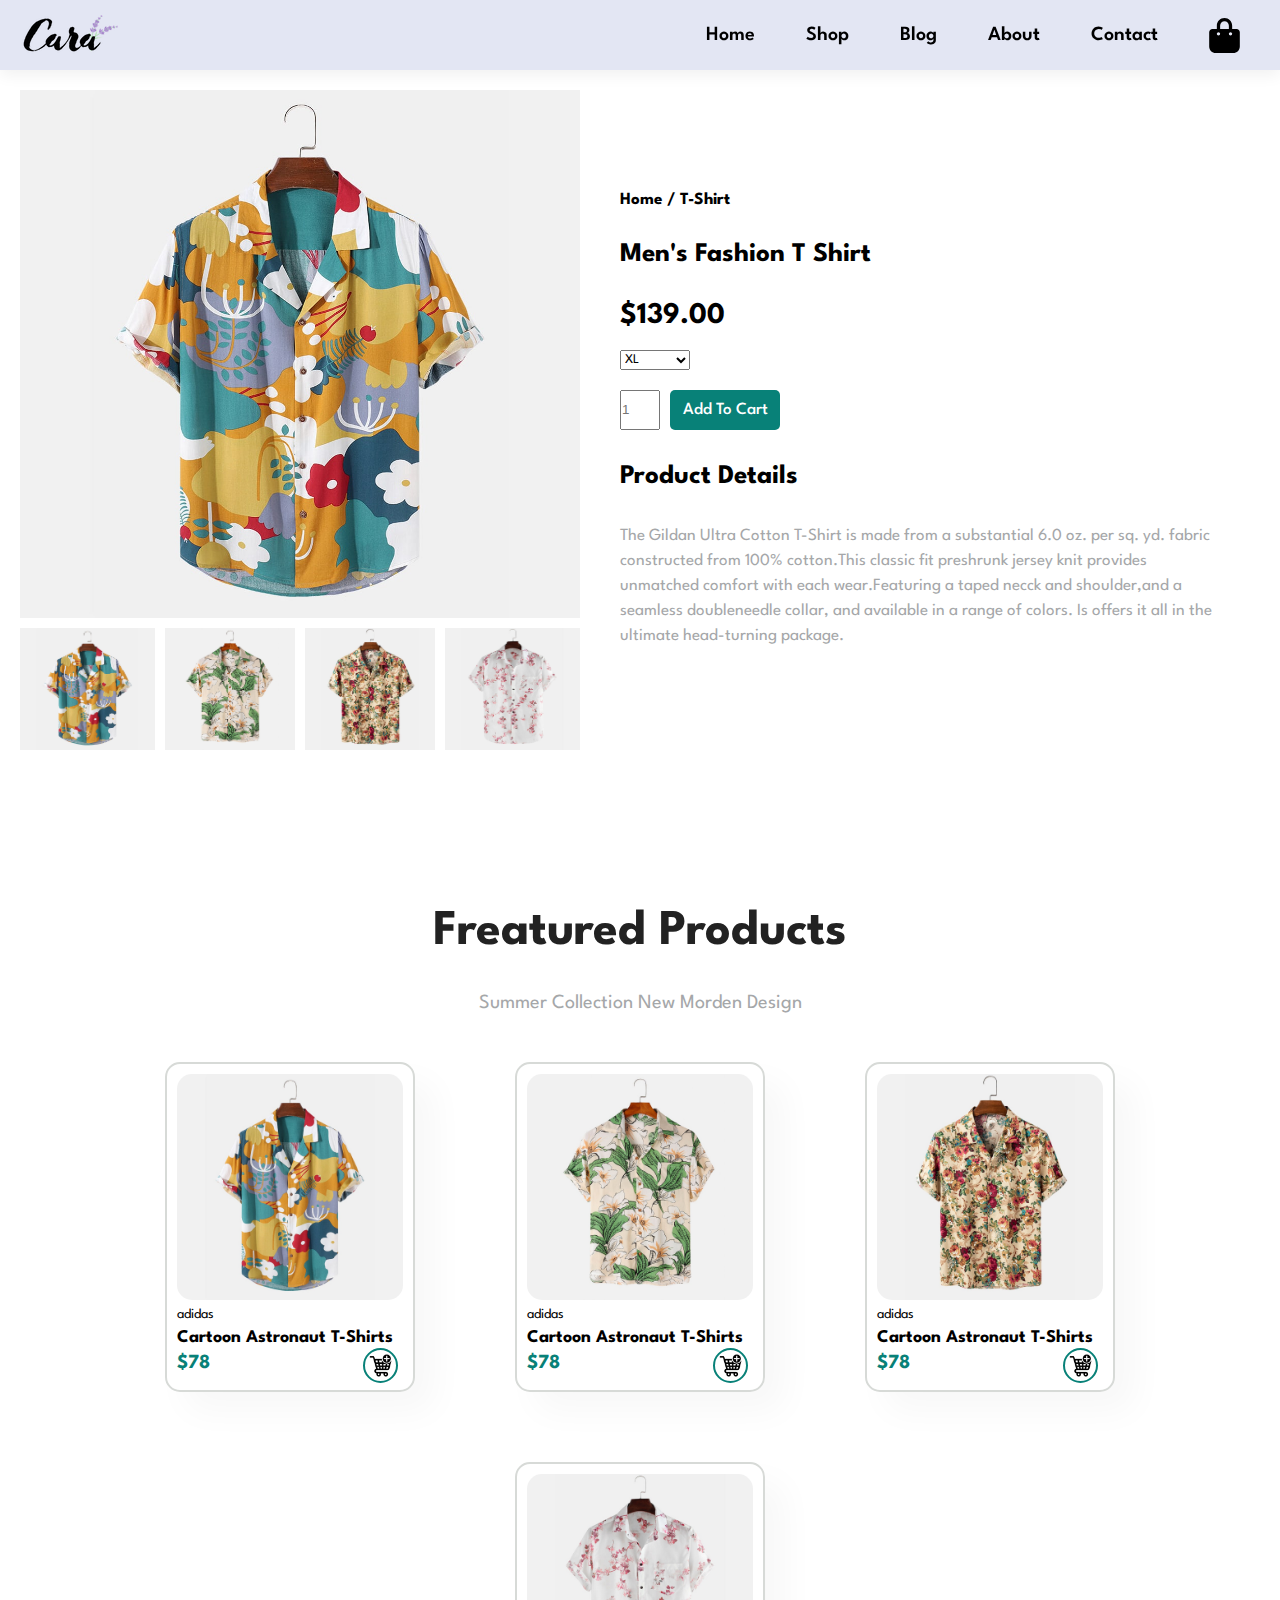
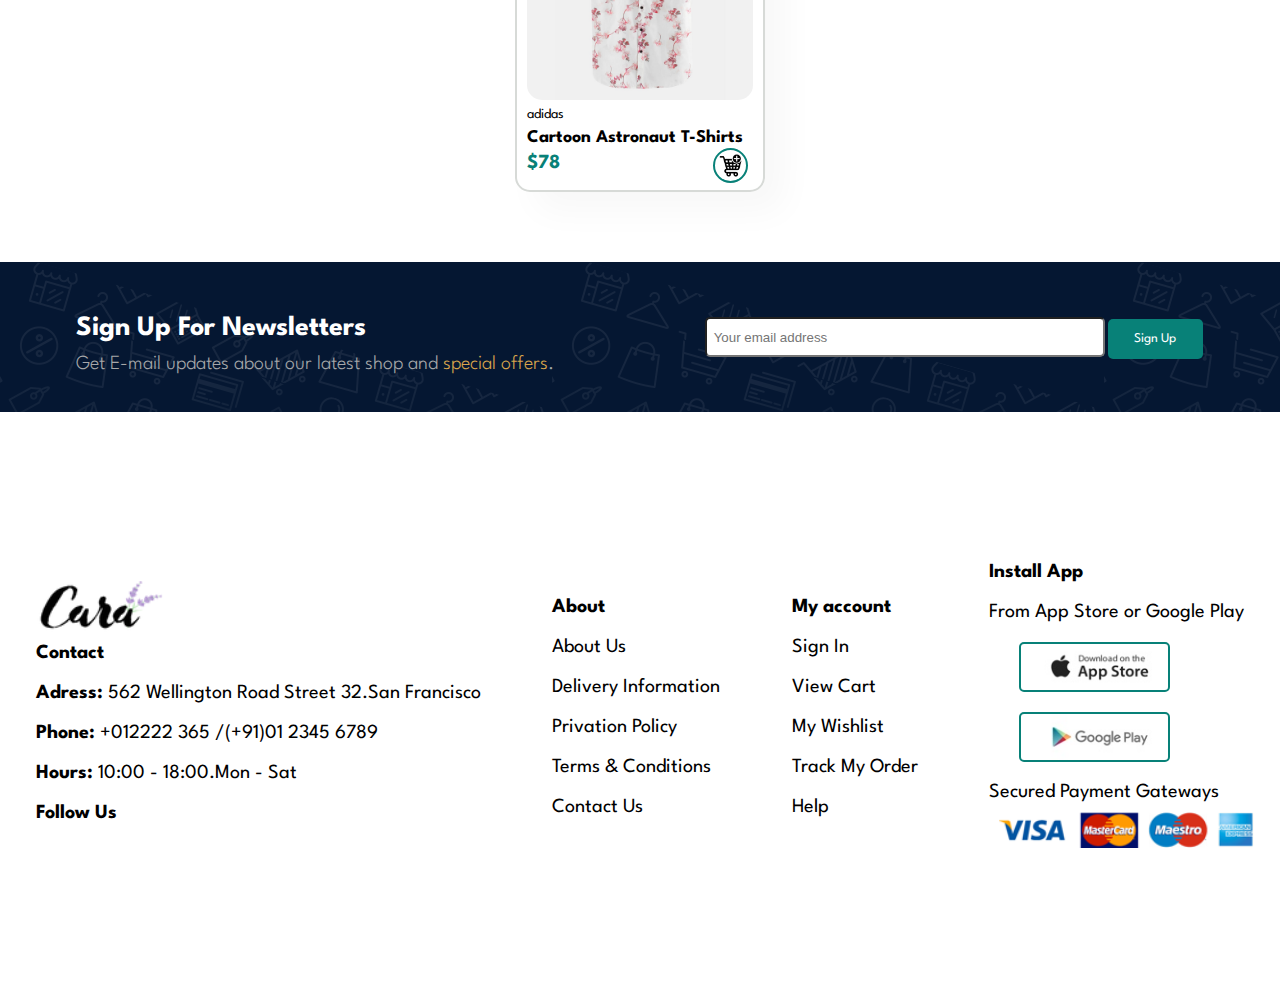
<file: purchase.html>
<!DOCTYPE html>
<html lang="en">
<head>
    <meta charset="UTF-8">
    <meta http-equiv="X-UA-Compatible" content="IE=edge">
    <meta name="viewport" content="width=device-width, initial-scale=1.0">
    <link rel="preconnect" href="https://fonts.googleapis.com">
    <link rel="preconnect" href="https://fonts.gstatic.com" crossorigin>
    <link href="https://fonts.googleapis.com/css2?family=League+Spartan:wght@300;400;500&display=swap" rel="stylesheet">
    <link rel="stylesheet" href="./purchase.css">
    <title>Purchase</title>
</head>
<body>
    <header>
        <div class="nav nav-left-section">
            <img src="./img/logo.png" alt="home-logo" class="home-logo">
            </div>
            <div class="nav nav-right-section">
                
                <div class="menu">
                    <ul>
                        <li><a href="./index.html">Home</a> </li>
                        <li><a href="./shop.html">Shop</a></li>
                        <li><a href="./blog.html">Blog</a></li>
                        <li><a href="">About</a></li>
                        <li><a href="">Contact</a></li>
                        <li></li>
    
                    </ul>
                    <div class="close-button"></div>
                </div>
                <div class="mobile">
                    <div class="mobile-menu"></div>
                    <li id="shopping-id"></li>
                </div>
                
            </div>
    </header>
    <main>
        <section class="product">
            <div class="product-photo">
                <div class="main-photo">
                    <img class="product-select-show" src="./img/products/f1.jpg"  alt="main-photo">
                </div>
                <div class="row-photo">
                    <img class="product-select"  src="./img/products/f1.jpg" alt="photo1">
                    <img class="product-select" src="./img/products/f2.jpg" alt="photo2">
                    <img class="product-select" src="./img/products/f3.jpg" alt="photo3">
                    <img class="product-select" src="./img/products/f4.jpg" alt="photo4">

                </div>

            </div>
            <div class="info">
                <h4>Home / T-Shirt</h4>
                <h3>Men's Fashion T Shirt</h3>
                <p class="price">$139.00</p>
                <select name="select-size">
                    <option value="XL">XL</option>
                    <option value="XXL">XXL</option>
                    <option value="Small">Small</option>
                    <option value="Large">Large</option>
                </select>
                <form class="add-to-card">
                    
                    <input type="number" id="amount" placeholder="1">
                    <button class="green-button">Add To Cart</button>
                </form>
                <h3>Product Details</h3>
                <h4>The Gildan Ultra Cotton T-Shirt is made from a substantial 6.0 oz. per sq. yd. fabric constructed from 100% cotton.This classic fit preshrunk jersey knit provides unmatched comfort with each wear.Featuring a taped necck and shoulder,and a seamless doubleneedle collar, and available in a range of colors. Is offers it all in the ultimate head-turning package.</h4>
            </div>


        </section>
        <section class="feature">
            <div class="benefits-products-container">
                <h2>Freatured Products</h2>
                <h4>Summer Collection New Morden Design</h4>
                <div class="grid-card-container">
                    <div class="card-product">
                        <img src="./img/products/f1.jpg" alt="">
                        <p>adidas</p>
                        <h5>Cartoon Astronaut T-Shirts</h5>
                        <div class="price-shopping">
                            <p>$78</p>
                            <img src="./img/shopping-cart.jpg" alt="add-to-cart">
                        </div>
                    </div>
                    <div class="card-product">
                        <img src="./img/products/f2.jpg" alt="">
                        <p>adidas</p>
                        <h5>Cartoon Astronaut T-Shirts</h5>
                        <div class="price-shopping">
                            <p>$78</p>
                            <img src="./img/shopping-cart.jpg" alt="add-to-cart">
                        </div>
                    </div>
                    <div class="card-product">
                        <img src="./img/products/f3.jpg" alt="">
                        <p>adidas</p>
                        <h5>Cartoon Astronaut T-Shirts</h5>
                        <div class="price-shopping">
                            <p>$78</p>
                            <img src="./img/shopping-cart.jpg" alt="add-to-cart">
                        </div>
                    </div>
                    <div class="card-product">
                        <img src="./img/products/f4.jpg" alt="">
                        <p>adidas</p>
                        <h5>Cartoon Astronaut T-Shirts</h5>
                        <div class="price-shopping">
                            <p>$78</p>
                            <img src="./img/shopping-cart.jpg" alt="add-to-cart">
                        </div>
                    </div>
                    
                    





                </div>
            </div>
        </section>
        <section class="newsletter">
            <div>
                <h3>Sign Up For Newsletters</h3>
                <h4>Get E-mail updates about our latest shop and <span>special offers</span>.</h4>
            </div>
            <form >
                <input type="email" placeholder="  Your email address">
                <button class="green-button">Sign Up</button>
            </form>

        </section>

        


    </main>
    <footer>
        <div>
            <img src="./img/logo.png" alt="">
            <p><b>Contact</b></p>
            <p><b>Adress: </b>562 Wellington Road Street 32.San Francisco</p>
            <p><b>Phone: </b>+012222 365 /(+91)01 2345 6789</p>
            <p><b>Hours: </b>10:00 - 18:00.Mon - Sat</p>
            <p><b>Follow Us</b></p>
        </div>
        <div>
            <p><b>About</b></p>
            <a href="">About Us</a>
            <a href="">Delivery Information</a>
            <a href="">Privation Policy</a>
            <a href="">Terms & Conditions</a>
            <a href="">Contact Us</a>

        </div>
        <div>
            <p><b>My account</b></p>
            <a href="">Sign In</a>
            <a href="">View Cart</a>
            <a href="">My Wishlist</a>
            <a href="">Track My Order</a>
            <a href="">Help</a>
        </div>
        <div>
            <p><b>Install App</b></p>
            <p>From App Store or Google Play</p>
            <div class="mobile-container">
                <div class="mobile-store">
                    <a href=""></a>
                </div>
                <div class="mobile-store">
                    <a href=""></a>
                </div>

            </div>
            <p>Secured Payment Gateways</p>
            <div class="pay-methods"></div>


        </div>

    </footer>
</body>
<script src="./code.js"></script>
</html>
</file>
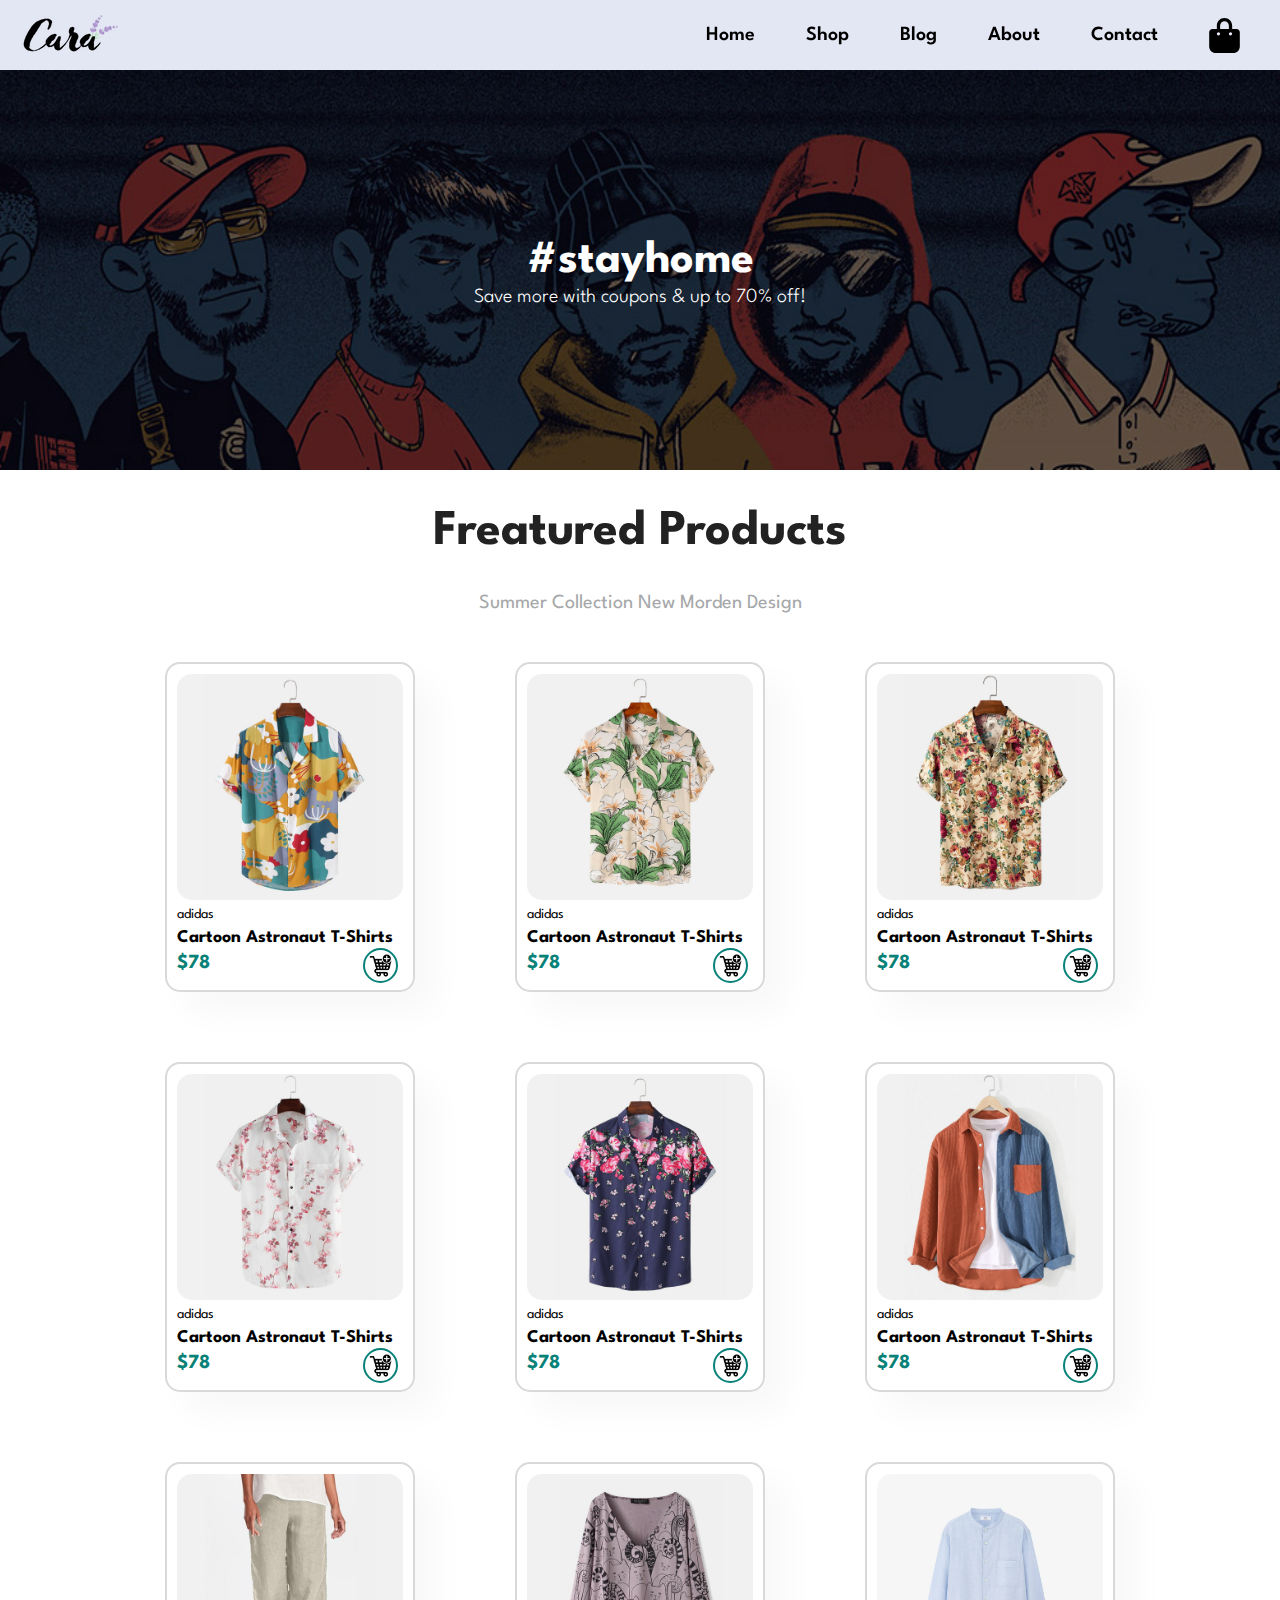
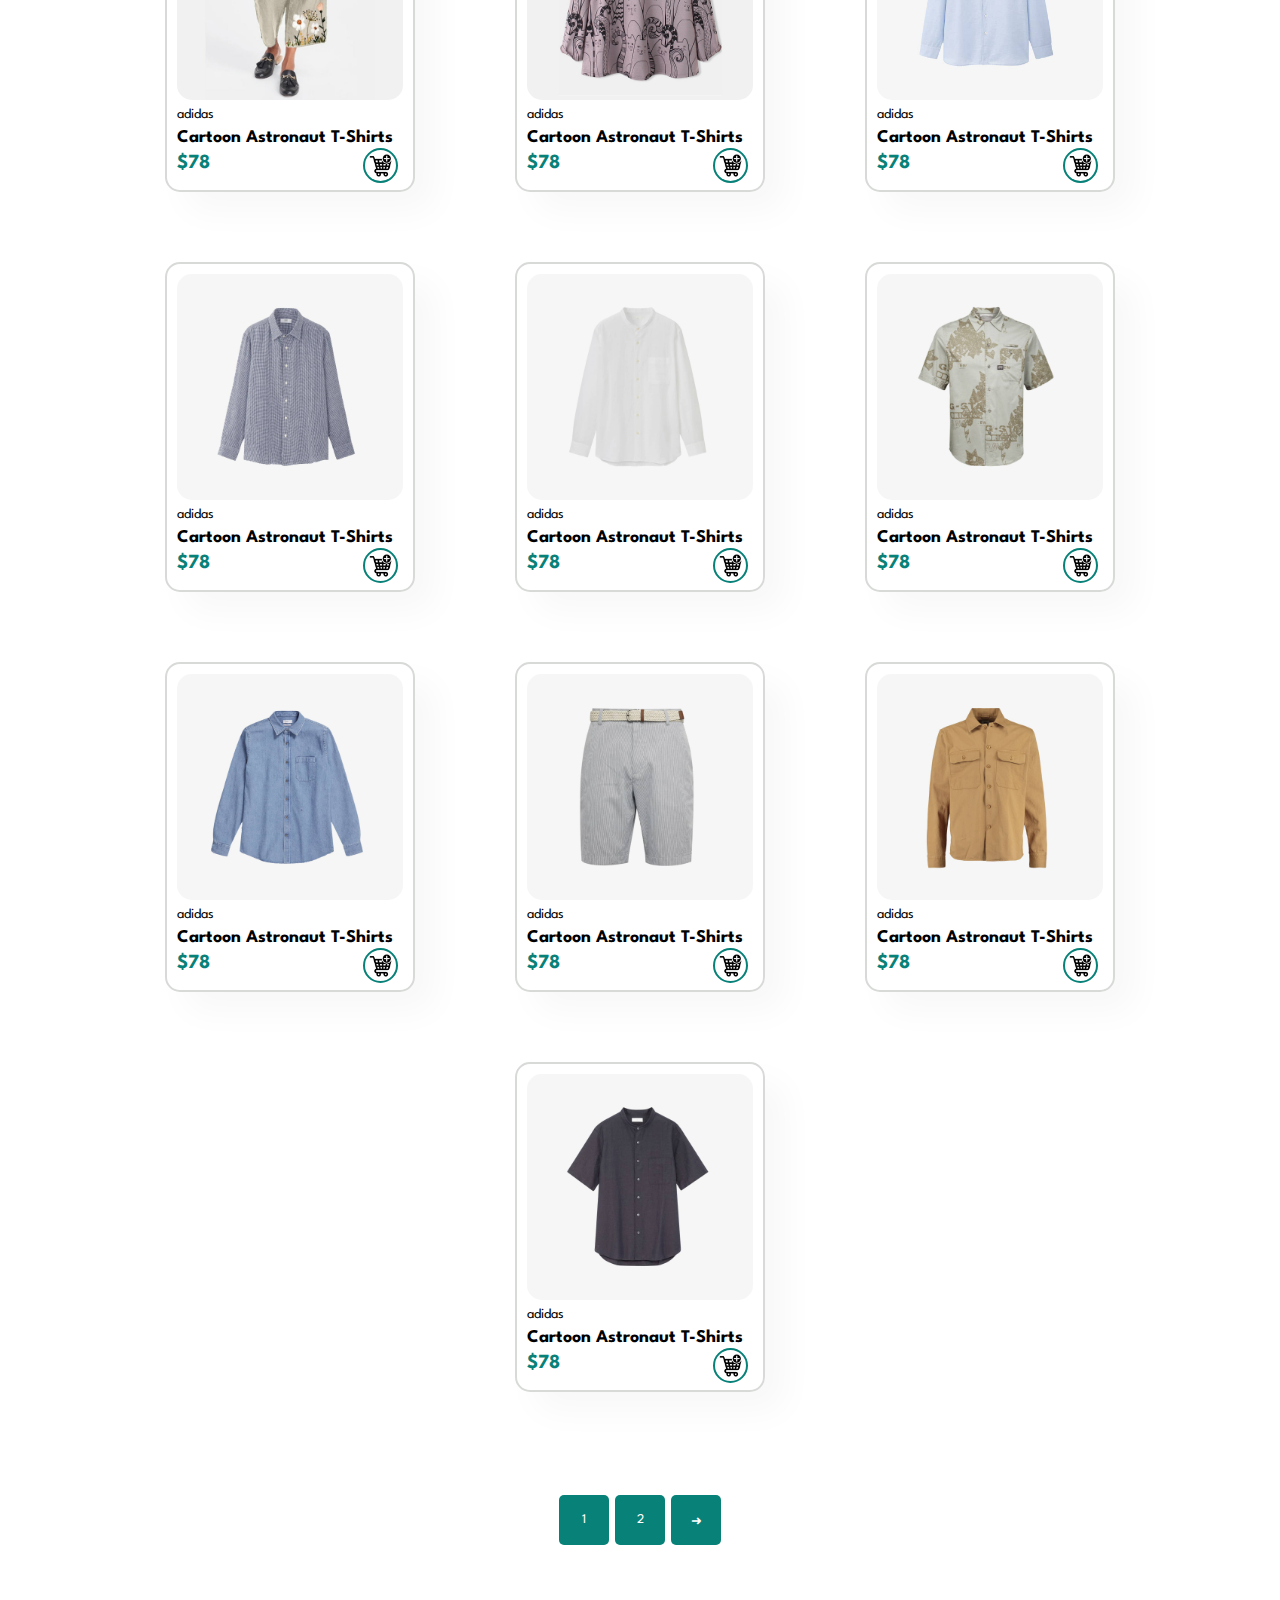
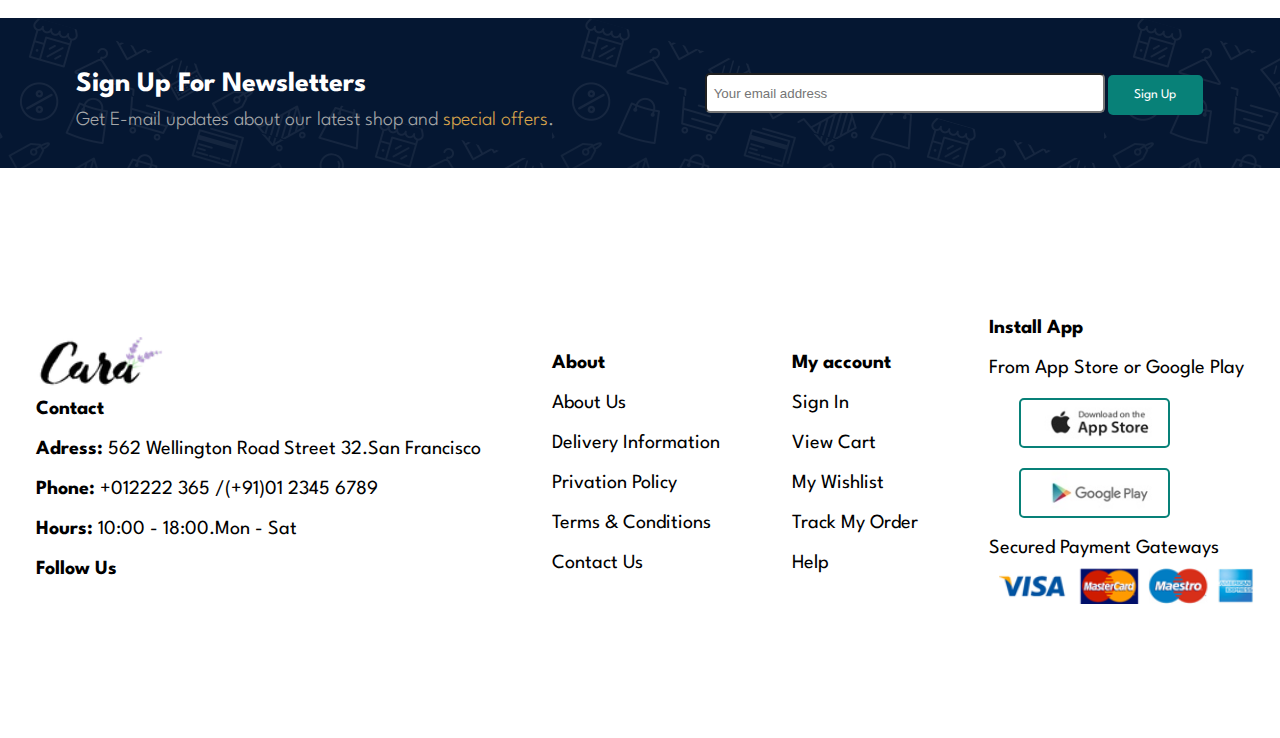
<file: shop.html>
<!DOCTYPE html>
<html lang="en">
<head>
    <meta charset="UTF-8">
    <meta http-equiv="X-UA-Compatible" content="IE=edge">
    <meta name="viewport" content="width=device-width, initial-scale=1.0">
    <link rel="preconnect" href="https://fonts.googleapis.com">
    <link rel="preconnect" href="https://fonts.gstatic.com" crossorigin>
    <link href="https://fonts.googleapis.com/css2?family=League+Spartan:wght@300;400;500&display=swap" rel="stylesheet">
    <link rel="stylesheet" href="./shop.css">
    <title>Shop</title>
</head>
<body>
    <header>
        <div class="nav nav-left-section">
            <img src="./img/logo.png" alt="home-logo" class="home-logo">
            </div>
            <div class="nav nav-right-section">
                
                <div class="menu">
                    <ul>
                        <li><a href="./index.html">Home</a> </li>
                        <li><a href="./shop.html">Shop</a></li>
                        <li><a href="./blog.html">Blog</a></li>
                        <li><a href="./about.html">About</a></li>
                        <li><a href="./contact.html">Contact</a></li>
                        <li></li>
    
                    </ul>
                    <div class="close-button"></div>
                </div>
                <div class="mobile">
                    <div class="mobile-menu"></div>
                    <li id="shopping-id"></li>
                </div>
                
            </div>
    </header>
    <main>
        <section class="header-content">
            <div class="page-header">
                <h3>#stayhome</h3>
                <h4>Save more with coupons & up to 70% off!</h4>
            </div>
        </section>
        <section class="feature">
            <div class="benefits-products-container">
                <h2>Freatured Products</h2>
                <h4>Summer Collection New Morden Design</h4>
                <div class="grid-card-container">
                    <div class="card-product">
                        <img src="./img/products/f1.jpg" alt="">
                        <p>adidas</p>
                        <h5>Cartoon Astronaut T-Shirts</h5>
                        <div class="price-shopping">
                            <p>$78</p>
                            <img src="./img/shopping-cart.jpg" alt="add-to-cart">
                        </div>
                    </div>
                    <div class="card-product">
                        <img src="./img/products/f2.jpg" alt="">
                        <p>adidas</p>
                        <h5>Cartoon Astronaut T-Shirts</h5>
                        <div class="price-shopping">
                            <p>$78</p>
                            <img src="./img/shopping-cart.jpg" alt="add-to-cart">
                        </div>
                    </div>
                    <div class="card-product">
                        <img src="./img/products/f3.jpg" alt="">
                        <p>adidas</p>
                        <h5>Cartoon Astronaut T-Shirts</h5>
                        <div class="price-shopping">
                            <p>$78</p>
                            <img src="./img/shopping-cart.jpg" alt="add-to-cart">
                        </div>
                    </div>
                    <div class="card-product">
                        <img src="./img/products/f4.jpg" alt="">
                        <p>adidas</p>
                        <h5>Cartoon Astronaut T-Shirts</h5>
                        <div class="price-shopping">
                            <p>$78</p>
                            <img src="./img/shopping-cart.jpg" alt="add-to-cart">
                        </div>
                    </div>
                    <div class="card-product">
                        <img src="./img/products/f5.jpg" alt="">
                        <p>adidas</p>
                        <h5>Cartoon Astronaut T-Shirts</h5>
                        <div class="price-shopping">
                            <p>$78</p>
                            <img src="./img/shopping-cart.jpg" alt="add-to-cart">
                        </div>
                    </div>
                    <div class="card-product">
                        <img src="./img/products/f6.jpg" alt="">
                        <p>adidas</p>
                        <h5>Cartoon Astronaut T-Shirts</h5>
                        <div class="price-shopping">
                            <p>$78</p>
                            <img src="./img/shopping-cart.jpg" alt="add-to-cart">
                        </div>
                    </div>
                    <div class="card-product">
                        <img src="./img/products/f7.jpg" alt="">
                        <p>adidas</p>
                        <h5>Cartoon Astronaut T-Shirts</h5>
                        <div class="price-shopping">
                            <p>$78</p>
                            <img src="./img/shopping-cart.jpg" alt="add-to-cart">
                        </div>
                    </div>
                    <div class="card-product">
                        <img src="./img/products/f8.jpg" alt="">
                        <p>adidas</p>
                        <h5>Cartoon Astronaut T-Shirts</h5>
                        <div class="price-shopping">
                            <p>$78</p>
                            <img src="./img/shopping-cart.jpg" alt="add-to-cart">
                        </div>
                        
                    </div>
                    <div class="card-product">
                        <img src="./img/products/n1.jpg" alt="">
                        <p>adidas</p>
                        <h5>Cartoon Astronaut T-Shirts</h5>
                        <div class="price-shopping">
                            <p>$78</p>
                            <img src="./img/shopping-cart.jpg" alt="add-to-cart">
                        </div>
                    </div>
                    <div class="card-product">
                        <img src="./img/products/n2.jpg" alt="">
                        <p>adidas</p>
                        <h5>Cartoon Astronaut T-Shirts</h5>
                        <div class="price-shopping">
                            <p>$78</p>
                            <img src="./img/shopping-cart.jpg" alt="add-to-cart">
                        </div>
                    </div>
                    <div class="card-product">
                        <img src="./img/products/n3.jpg" alt="">
                        <p>adidas</p>
                        <h5>Cartoon Astronaut T-Shirts</h5>
                        <div class="price-shopping">
                            <p>$78</p>
                            <img src="./img/shopping-cart.jpg" alt="add-to-cart">
                        </div>
                    </div>
                    <div class="card-product">
                        <img src="./img/products/n4.jpg" alt="">
                        <p>adidas</p>
                        <h5>Cartoon Astronaut T-Shirts</h5>
                        <div class="price-shopping">
                            <p>$78</p>
                            <img src="./img/shopping-cart.jpg" alt="add-to-cart">
                        </div>
                    </div>
                    <div class="card-product">
                        <img src="./img/products/n5.jpg" alt="">
                        <p>adidas</p>
                        <h5>Cartoon Astronaut T-Shirts</h5>
                        <div class="price-shopping">
                            <p>$78</p>
                            <img src="./img/shopping-cart.jpg" alt="add-to-cart">
                        </div>
                    </div>
                    <div class="card-product">
                        <img src="./img/products/n6.jpg" alt="">
                        <p>adidas</p>
                        <h5>Cartoon Astronaut T-Shirts</h5>
                        <div class="price-shopping">
                            <p>$78</p>
                            <img src="./img/shopping-cart.jpg" alt="add-to-cart">
                        </div>
                    </div>
                    <div class="card-product">
                        <img src="./img/products/n7.jpg" alt="">
                        <p>adidas</p>
                        <h5>Cartoon Astronaut T-Shirts</h5>
                        <div class="price-shopping">
                            <p>$78</p>
                            <img src="./img/shopping-cart.jpg" alt="add-to-cart">
                        </div>
                    </div>
                    <div class="card-product">
                        <img src="./img/products/n8.jpg" alt="">
                        <p>adidas</p>
                        <h5>Cartoon Astronaut T-Shirts</h5>
                        <div class="price-shopping">
                            <p>$78</p>
                            <img src="./img/shopping-cart.jpg" alt="add-to-cart">
                        </div>
                        
                    </div>





                </div>
            </div>
            <div class="more-products-buttons-container">
                <button>1</button>
                <button>2</button>
                <button>➜</button>

            </div>
        </section>
        <section class="newsletter">
            <div>
                <h3>Sign Up For Newsletters</h3>
                <h4>Get E-mail updates about our latest shop and <span>special offers</span>.</h4>
            </div>
            <form >
                <input type="email" placeholder="  Your email address">
                <button class="green-button">Sign Up</button>
            </form>

        </section>
    </main>
    <footer>
        <div>
            <img src="./img/logo.png" alt="">
            <p><b>Contact</b></p>
            <p><b>Adress: </b>562 Wellington Road Street 32.San Francisco</p>
            <p><b>Phone: </b>+012222 365 /(+91)01 2345 6789</p>
            <p><b>Hours: </b>10:00 - 18:00.Mon - Sat</p>
            <p><b>Follow Us</b></p>
        </div>
        <div>
            <p><b>About</b></p>
            <a href="">About Us</a>
            <a href="">Delivery Information</a>
            <a href="">Privation Policy</a>
            <a href="">Terms & Conditions</a>
            <a href="">Contact Us</a>

        </div>
        <div>
            <p><b>My account</b></p>
            <a href="">Sign In</a>
            <a href="">View Cart</a>
            <a href="">My Wishlist</a>
            <a href="">Track My Order</a>
            <a href="">Help</a>
        </div>
        <div>
            <p><b>Install App</b></p>
            <p>From App Store or Google Play</p>
            <div class="mobile-container">
                <div class="mobile-store">
                    <a href=""></a>
                </div>
                <div class="mobile-store">
                    <a href=""></a>
                </div>

            </div>
            <p>Secured Payment Gateways</p>
            <div class="pay-methods"></div>


        </div>

    </footer>
</body>
<script src="./code.js"></script>
</html>
</file>
<file: style.css>
*{
    box-sizing: border-box;
    padding: 0;
    margin: 0;
    
}
:root{
    --grey-casa: #dcdfeb;
    --green: #088178;
}
html{
    
    
    font-size: 62.5%;
    font-family: 'League Spartan', sans-serif;

}



body{
    width: 100%;
    min-width: 100%;
    min-width: 320px;
}

h1{
    font-size: 5em;
    line-height: 64px;
    color: #222;
}
h2{
    font-size: 5rem;
    line-height: 64px;
    color: #222;
}
h3{
    font-size: 4.6rem;
    line-height: 54px;
    
}
h4{
    font-size: 2rem;
    
    
}
h6{
    font-weight: 700;
    font-size: 1.2rem;
    color: #222;
}




header{
    position: sticky;
    top: 0;
    left: 0;
    width: 100%;
    min-width: 320px;
    min-width: 100%;
    height: 70px;
    background-color: #e3e6f3;
    display: flex;
    justify-content: space-between;
    box-shadow: 0 5px 15px rgba(0,0,0,0.06);
    z-index: 999;


}
header nav{
    
    padding: 10px 25px;
    width: 70px;
    height: 100%;
}
header a{
    text-decoration: none;
    color: #000000;
}
header a:hover{
    color: #088178;
    border-bottom: 2px solid var(--green);
}
.nav-left-section {
    
    display: flex;
    align-items: center;
}
.nav-left-section img{
    margin-left: 20px;
}

.menu{
    width: 600px;
    height: 100%;
    display: flex;
    justify-content: center;
    align-items: center;
}
.menu ul {
    width: 100%;
    display: flex;
    align-items: center;
    justify-content: space-around;
    

}
.menu ul li{

    font-weight: 600;
    align-items: center;
    text-align: center;
    font-size: 20px;
    list-style: none;
    text-decoration: none;
    
}
.menu li:last-child,#shopping-id{
    list-style: none;
    text-decoration: none;
    margin-right: 10px;
    width: 35px;
    height: 35px;
    background-image: url('./img/bag-shopping-solid.svg');
    background-size: contain;
    background-repeat: no-repeat;

}
.mobile{
    display: none;
    
}
.mobile-menu{
    width: 35px;
    height: 35px;
    background-image: url('./img/menu-mobile.svg');
    background-repeat: no-repeat;
    background-size: cover;
}
main {
    width: 100%;
    height:auto;
    min-width: 100%;
    min-width: 320px;
}
/*///////////////////////////////// main section */
.hero{
    min-width: 320px;
    min-width: 100%;
    position: relative;
    display: flex;
    justify-content: left;
    align-items: center;
    width: 100%;
    height: 100vh;
    background-image: url('./img/hero4.png');
    background-position: top 25% right 33%;
    background-size: cover;
    background-repeat: no-repeat; 


}

.title{
    line-height: 60px;
    margin-left: 10%;
    
    display: flex;
    flex-direction: column;
}
.title h4:nth-child(1){ 
    
    font-size: 2.9rem;
}
.title h4:nth-child(3){ 
    color: #a5a7a9;
    font-weight: 400;
}
.title span {
    color: var(--green);
}
.title button{
    border-radius:30px ;
    background-color: var(--grey-casa);
    height: 50px;
    width: 210px;
    border: none;
    background-image: url('./img/button.png');
    background-size: cover;
    background-repeat: no-repeat;
    font-size: 1.5rem;
    font-weight: 900;
    color: var(--green);
    
}
/*///////////////////////////////features section///////////////////////////////////*/
.feature{
    min-width: 320px;
    min-width: 100%;
    width: 100%;
    /* height: 150vh; */
    display: flex;
    flex-direction: column;
}
.benefits-card-container{
    margin: 40px 0 ;
    width: 100%;
    height: auto;
    display: flex;
    align-items: center;
    justify-content: center;
    flex-wrap: wrap;
    flex-direction: row;
    padding: 0 70px;
    align-items: center;
}
.benefits-card{
    box-shadow: 20px 20px 34px rgba(0,0,0,0.1);
}
.benefits-card-container .benefits-card{
    margin: 25px;
    padding: 20px;
    width: 180px;
    height: 200px;
    border: solid 2px #e9ecea;
    display: flex;
    flex-direction: column;
    justify-content: space-between;
    align-items: center;
    border-radius: 5px;
}
.benefits-card .benefits-title{
    height: 20%;
    width: 90%;
    
    border-radius: 5px;
    background-color: #fddde4;
    text-align: center;
    font-weight: 500;
    font-size: 1.5rem;
    padding: 8px;
}

.benefits-card:nth-child(2) div{
    background-color: #cdebbc;
    
}
.benefits-card:nth-child(3) div{
    background-color: #d1e8f2;
    
}
.benefits-card:nth-child(4) div{
    background-color: #cdd4f8;
    
}
.benefits-card:nth-child(5) div{
    background-color: #f6dbf6;
    
}
.benefits-card:nth-child(6) div{
    background-color: #fff2e5;
    
}


.benefits-products-container{
    margin: 0 auto;
    max-width: 1700px;
}
.benefits-products-container h2{
    text-align: center;
}
.benefits-products-container h4{
    font-weight: 400;
    color: #a5a7a9;
    margin: 30px 0 ;
    text-align: center;
    
}
.grid-card-container{
    display: flex;
    flex-wrap: wrap;
    justify-content: center;
}
.grid-card-container .card-product{
    display: flex;
    flex-direction: column;
    margin: 50px;
    margin-top: 20px;
    width: 250px;
    height: 330px;
    padding: 10px;
    border: 2px solid #d7dad7;
    border-radius: 15px;
    cursor: pointer;
    box-shadow: 20px 20px 34px rgba(0,0,0,0.03);
    transition: 0.2s ease;
    
    
}

.card-product:hover{
    margin: 38px;
    margin-top: 8px;
    width: 275px;
    height: 355px;
    box-shadow: 20px 20px 34px rgba(0,0,0,0.2);

}
.card-product img{
    border-radius: 15px;
    object-fit: cover;
    
}

.card-product p:nth-child(2){
    padding: 8px 0 ;
    font-size: 1.4rem;
}
.card-product p:nth-child(1){/*price*/
    font-size: 20px;
    font-weight: 700;
    color: var(--green);
}
.card-product h5{
    font-size: 1.8rem;
}

.card-product div{
    
    position: relative;
    margin-top: 8px;
    display: flex;
    flex-direction: row;
    justify-content: space-between;
    height: 20px;
    
}
.price-shopping img{
    border: 2px solid var(--green);
    position: absolute;
    height: 35px;
    width: 35px;
    padding: 1px;
    object-fit: cover;
    right: 5px;
    bottom: -9px;
    border-radius: 30px;
}

/*////////////////////////////////////explore more section*/
.explore-more-container{
    width: 100%;
    height: 300px;
    background-image: url('./img/banner/b2.jpg');
    background-repeat: no-repeat;
    background-size: cover;
    background-position:right 33% ;
    display: flex;
    flex-direction: column;
    align-items: center;
    justify-content: center;
    
}

.explore-more-container h4,h3{
   color: white;
   /* padding: 20px; */
}
.explore-more-container h3 span{
    color: #e30f0fde;
}
.explore-more-container button,.green-button {
    border: none;
    width: 140px;
    height: 40px;
    border-radius: 5px;
    font-family: 'League Spartan', sans-serif;
    font-weight: 500;
    font-size: 1.5rem;
}
.explore-more-container button:hover{
    background-color: #088178;
    color: white;
}
.new{
    margin-top: 50px;
}
/*///////////////call to action/////////*/

.call-to-action{
    
    width: 100%;
    height: auto;
    display: flex;
    flex-direction: column;
    justify-content: center;
    align-items: center;
    flex-wrap: wrap;
    
}
@media(max-width:770px){
    

    
}
.first-container,.second-container{
    width: auto;
    color: white;
    line-height: 30px;
    display: flex;
    flex-direction: row;
    justify-content: space-around;
    align-items: center;
    flex-wrap: wrap;
}
.second-container{
    margin-bottom: 40px;
}
.first-container div:nth-child(1){
    background-size: cover;
    background-repeat: no-repeat;
    background-image: url('./img/banner/b17.jpg'); 
}
.first-container div:nth-child(2){
    background-size: cover;
    background-repeat: no-repeat;
    background-image: url('./img/banner/b10.jpg'); 
}
.second-container div:nth-child(1){
    background-size: cover;
    background-repeat: no-repeat;
    background-image: url('./img/banner/b7.jpg'); 
}
.second-container div:nth-child(2){
    background-size: cover;
    background-repeat: no-repeat;
    background-image: url('./img/banner/b4.jpg'); 
}
.second-container div:nth-child(3){
    background-size: cover;
    background-repeat: no-repeat;
    background-image: url('./img/banner/b18.jpg'); 
}
.first{
    padding-left: 30px;
    display: flex;
    flex-direction: column;
    justify-content: center;
    margin: 10px;
    width: 610px;
    height: 400px;
    
}

.second{
    display: flex;
    flex-direction: column;
    justify-content: center;
    padding-left: 20px;
    margin: 10px ;
    width: 400px;
    height: 250px;
    background-size: cover;
    background-repeat: no-repeat;
    background-image: url('./img/banner/b17.jpg');
}
.first-container h4{
    font-weight: 400;
}
.first h2{
    color: white;
}
.second h3{
    font-size: 2.5rem;
}
.second h4{
    color: #af2415;
}
.first .green-button{
    margin: 20px 0;
}
.first:hover button{
    background-color: var(--green);
    color: white;
}











/*//////////////////newsletter section/////////////////////////*/

.newsletter{
    width: 100%;
    height: 150px;
    background-color: #051732;
    background-image: url('./img/banner/b14.png');
    
    display: flex;
    flex-direction: row;
    align-items: center;
    justify-content: space-around;
    flex-wrap: wrap;
}

.newsletter h3{
    font-size: 2.8rem;
}
.newsletter h4{
    color: #a5a7a9;
    font-weight: 300;
}
.newsletter span{
    color: #d7a44c;
}


.newsletter form{
    
    height: 40px;
    width: 500px;
    
}
.newsletter input{
    border-radius: 5px;
    height:100%;
    width: 80%;
}
.newsletter button{
    background-color: #088178;
    color: white;
    height: 100%;
    width: 19%;
    border: none;
}

/*//////////////footer/////////////////////////*/


footer{
    width: 100%;
    min-width: 320px;
    height: 550px;
    display: flex;
    flex-direction: row;
    justify-content: space-around;
    align-items: center;
    flex-wrap: wrap;
    font-size: 2rem;
    line-height: 40px;

}
footer a{
    text-decoration: none;
    color: #000000;
}
footer div:nth-child(1) img{
    
    width: 180px;
}
footer div{
    margin: 0 10px;
    display: flex;
    flex-direction: column;

}


.mobile-store:nth-child(1) a{
    margin: 10px;
    width: 70%;
    height: 50px;
    background-size: cover;
    background-repeat: no-repeat;
    border: 2px solid var(--green);
    border-radius: 5px;
    background-image: url('./img/pay/app.jpg');
}
.mobile-store:nth-child(2) a{
    margin: 10px;

    background-size: cover;
    background-repeat: no-repeat;
    width: 70%;
    height: 50px;
    border-radius: 5px;
    border: 2px solid var(--green);
    background-image: url('./img/pay/play.jpg');
    
}
.pay-methods{
    
    height: 50px;
    width: 100%;
    background-image: url('./img/pay/pay.png');
    background-repeat: no-repeat;
    background-size: contain;
}








@media(max-width:1024px){
    .hero .title{
        margin-left: 4%;
    }
    .first-container .first,.second{
        width: 100%;
        height: 400px;
        background-position: top 25% right 20%;
    } 
}









@media(max-width:770px){
    .hero .title{
        margin-left: 4%;
    }
    .nav-right-section{
        position: relative;
        width: 130px;
        height: 100%;
        
    }
    .menu{
        display: none;
        
    }
    .mobile{
        
        height: 100%;
        width: 100%;
        display: flex;
        flex-direction: row;
        justify-content: space-around;
        align-items: center;
    }
    .menu {
        visibility:hidden;
        position: absolute;
        top: 0;
        right: 0;
        display: flex;
        width: auto;
        flex-direction: column;
        align-items: flex-start;
        justify-content: flex-start;
        height: 100vh;
        width: 200px;
        background-color: var(--grey-casa);
        box-shadow: 0 40px 60px rgba(0,0,0,0.2);
        
        
        
    
    }
    .menu ul {
        display: flex;
        flex-direction: column;
        align-items: center;
        justify-content: space-around;
        height: 50%;
        
    
    }
    .menu .close-button{
        margin: 10px;
        opacity: 0.4;
        background-image: url('./img/xmark-solid.svg');
        background-repeat: no-repeat;
        background-size: cover;
        position: absolute;
        width: 20px;
        height: 30px;
        top: 3px;
        right: 155px;
    }
    
}
</file>
<file: blog.css>
*{
    box-sizing: border-box;
    padding: 0;
    margin: 0;
    
}
:root{
    --grey-casa: #dcdfeb;
    --green: #088178;
}
html{
    
    
    font-size: 62.5%;
    font-family: 'League Spartan', sans-serif;

}



body{
    width: 100%;
    min-width: 100%;
    min-width: 320px;
    
}


h1{
    font-size: 5em;
    line-height: 64px;
    color: #222;
}
h2{
    font-size: 7rem;
    line-height: 64px;
    color: #222;
}
h3{
    font-size: 4.6rem;
    line-height: 54px;
    
}
h4{
    font-size: 2rem;
    
    
}
h6{
    font-weight: 700;
    font-size: 1.2rem;
    color: #222;
}




header{
    position: sticky;
    top: 0;
    left: 0;
    width: 100%;
    min-width: 320px;
    min-width: 100%;
    height: 70px;
    background-color: #e3e6f3;
    display: flex;
    justify-content: space-between;
    box-shadow: 0 5px 15px rgba(0,0,0,0.06);
    z-index: 999;


}
header nav{
    
    padding: 10px 25px;
    width: 70px;
    height: 100%;
}
header a{
    text-decoration: none;
    color: #000000;
}
header a:hover{
    color: #088178;
    border-bottom: 2px solid var(--green);
}
.nav-left-section {
    
    display: flex;
    align-items: center;
}
.nav-left-section img{
    margin-left: 20px;
}

.menu{
    width: 600px;
    height: 100%;
    display: flex;
    justify-content: center;
    align-items: center;
}
.menu ul {
    width: 100%;
    display: flex;
    align-items: center;
    justify-content: space-around;
    

}
.menu ul li{

    font-weight: 600;
    align-items: center;
    text-align: center;
    font-size: 20px;
    list-style: none;
    text-decoration: none;
    
}
.menu li:last-child,#shopping-id{
    list-style: none;
    text-decoration: none;
    margin-right: 10px;
    width: 35px;
    height: 35px;
    background-image: url('./img/bag-shopping-solid.svg');
    background-size: contain;
    background-repeat: no-repeat;

}
.mobile{
    display: none;
    
}
.mobile-menu{
    width: 35px;
    height: 35px;
    background-image: url('./img/menu-mobile.svg');
    background-repeat: no-repeat;
    background-size: cover;
}

/*//////////////////////////// main content section ////////////////////*/
main {
    width: 100%;
    height:auto;
    min-width: 100%;
    min-width: 320px;
    display: flex;
    flex-direction: column;
    align-items: center;
}

.header-content{
    text-align: center;
    display: flex;
    justify-content: center;
    align-items: center;
    width: 100%;
    height:400px;
    background-image: url('./img/banner/b19.jpg');
    background-repeat: no-repeat;
    background-size: cover;
    background-position: center;
    
}
.page-header h3{
    color: white;
}
.page-header h4{
    color: white;
    font-weight: 300;
}
.main-content{
    box-shadow: 0 0  20px 24px rgba(0,0,0,0.1);
    width: 100%;
    height: auto;
    display: flex;
    flex-direction: column;
    

}

.main-content h2,h4{
    color: #c3c3c3;
}
.main-content h4{
    font-weight: 500;
}
.blog-container{
    padding: 10px;
    width: 100%;
    height: auto;
}

.blog-container *{

}
.blog > *{
    margin: 20px 0;
}
.blog  *{

}
.text-content *{
    margin: 20px 0 ;
}

.img-container{
    position: relative;
    padding: 45px 0;
    
}
.img-container h2{
    top: 6px;
    position: absolute;
    z-index: 1;
    
}
.img-container img{
    position: relative;
    aspect-ratio: 4/4;
    object-fit: cover;
    width: 100%;
    max-height: 600px;
    max-width: 800px;
    z-index: 2;
    height: auto;
}

.blog button {
    width: 200px;
    text-decoration: none;
    border: none;
    background-color: white;
    font-family: 'League Spartan', sans-serif;
    font-size: 1.5rem;
    font-weight: 700;
}
.blog button:hover{
    cursor: pointer;
    color: var(--green);
}
/* main-content about section */

.header-content-about{
    
    text-align: center;
    display: flex;
    justify-content: center;
    align-items: center;
    width: 100%;
    height:400px;
   background-image: url('./img/about/banner.png');
   background-repeat: no-repeat;
   background-size: cover;
   color: white;
    
}
.header-content-about h4{
    color: white;
}
.main-content-about{
    
    width: 100%;
    height: auto;
    max-width: 1300px;
    min-width: 300px;
    justify-content: space-between;
    display: flex;
    flex-direction: row;
    flex-wrap: wrap;
    min-width: 300px;
    

}

.main-content-about-img-container{
    margin: 0 auto;
    max-width: 600px;
    padding: 20px;
}
.main-content-about-img-container img{
   width: 100%;
   height: auto;

    
}
.info-container{
    padding: 20px;
    margin: 0 auto;
    justify-content: center;
    width: 100%;
    height: auto;
    max-width: 600px;
    min-width: 300px;
    display: flex;
    flex-direction: column;
    flex-wrap: wrap;
}
.info-container h4,abbr,marquee{
    font-size: 2.5rem;
    margin: 20px 0 ;
    
}
.info-container h4{
    
    font-weight: 400;
}



/*video section*/
.video{
    
    text-align: center;
}
.video video{
    border-radius: 40px;
    width: 100%;
    max-height: 600px;
    max-width: 800px;
    
}
.video h3,video{
    padding: 15px;
}

/*feature section*/


.feature{
    min-width: 320px;
    min-width: 100%;
    width: 100%;
    /* height: 150vh; */
    display: flex;
    flex-direction: column;
}

.benefits-card-container{
    margin: 40px 0 ;
    width: 100%;
    height: auto;
    display: flex;
    align-items: center;
    justify-content: center;
    flex-wrap: wrap;
    flex-direction: row;
    padding: 0 70px;
    align-items: center;
}
.benefits-card{
    box-shadow: 20px 20px 34px rgba(0,0,0,0.1);
}
.benefits-card-container .benefits-card{
    margin: 25px;
    padding: 20px;
    width: 180px;
    height: 200px;
    border: solid 2px #e9ecea;
    display: flex;
    flex-direction: column;
    justify-content: space-between;
    align-items: center;
    border-radius: 5px;
}
.benefits-card .benefits-title{
    height: 20%;
    width: 90%;
    
    border-radius: 5px;
    background-color: #fddde4;
    text-align: center;
    font-weight: 500;
    font-size: 1.5rem;
    padding: 8px;
}

.benefits-card:nth-child(2) div{
    background-color: #cdebbc;
    
}
.benefits-card:nth-child(3) div{
    background-color: #d1e8f2;
    
}
.benefits-card:nth-child(4) div{
    background-color: #cdd4f8;
    
}
.benefits-card:nth-child(5) div{
    background-color: #f6dbf6;
    
}
.benefits-card:nth-child(6) div{
    background-color: #fff2e5;
    
}










/* ////////////////////news letter section////////////////// */
.newsletter{
    width: 100%;
    height: 150px;
    background-color: #051732;
    background-image: url('./img/banner/b14.png');
    margin: 20px 0;
    display: flex;
    flex-direction: row;
    align-items: center;
    justify-content: space-around;
    flex-wrap: wrap;
}

.newsletter h3{
    color: white;
    font-size: 2.8rem;
}
.newsletter h4{
    color: #a5a7a9;
    font-weight: 300;
}
.newsletter span{
    color: #d7a44c;
}


.newsletter form{
    
    height: 40px;
    width: 500px;
    
}
.newsletter input{
    border-radius: 5px;
    height:100%;
    width: 80%;
}
.newsletter button{
    border-radius: 5px;
    font-family: 'League Spartan', sans-serif;
    background-color: #088178;
    color: white;
    height: 100%;
    width: 19%;
    border: none;
}

/*////////////////footer section ///////////////////*/

footer{
    width: 100%;
    min-width: 320px;
    height: 550px;
    
    display: flex;
    flex-direction: row;
    justify-content: space-around;
    align-items: center;
    flex-wrap: wrap;
    font-size: 2rem;
    line-height: 40px;

}
footer a{
    text-decoration: none;
    color: #000000;
}
footer div:nth-child(1) img{
    
    width: 180px;
}
footer div{
    margin: 0 10px;
    display: flex;
    flex-direction: column;

}


.mobile-store:nth-child(1) a{
    margin: 10px;
    width: 70%;
    height: 50px;
    background-size: cover;
    background-repeat: no-repeat;
    border: 2px solid var(--green);
    border-radius: 5px;
    background-image: url('./img/pay/app.jpg');
}
.mobile-store:nth-child(2) a{
    margin: 10px;

    background-size: cover;
    background-repeat: no-repeat;
    width: 70%;
    height: 50px;
    border-radius: 5px;
    border: 2px solid var(--green);
    background-image: url('./img/pay/play.jpg');
    
}
.pay-methods{
    
    height: 50px;
    width: 100%;
    background-image: url('./img/pay/pay.png');
    background-repeat: no-repeat;
    background-size: contain;
}
















@media(min-width:1024px){
    .main-content{
        max-width: 1300px;
    }
    .blog h3{
        font-size: 3rem;
    }
    .blog{
        display: flex;
        flex-direction: row;
    }
    .blog .text-content{
        padding: 60px;
        display: flex;
        flex-direction: column;
        justify-content: center;
    }
    .img-container img {
        aspect-ratio: 4/3;
        
    }

}









@media(max-width:770px){
    .nav-right-section{
        position: relative;
        width: 130px;
        height: 100%;
        
    }
    .menu{
        display: none;
        
    }
    .mobile{
        
        height: 100%;
        width: 100%;
        display: flex;
        flex-direction: row;
        justify-content: space-around;
        align-items: center;
    }
    .menu {
        visibility:hidden;
        position: absolute;
        top: 0;
        right: 0;
        display: flex;
        width: auto;
        flex-direction: column;
        align-items: flex-start;
        justify-content: flex-start;
        height: 100vh;
        width: 200px;
        background-color: var(--grey-casa);
        box-shadow: 0 40px 60px rgba(0,0,0,0.2);
        
        
        
    
    }
    .menu ul {
        display: flex;
        flex-direction: column;
        align-items: center;
        justify-content: space-around;
        height: 50%;
        
    
    }
    .menu .close-button{
        margin: 10px;
        opacity: 0.4;
        background-image: url('./img/xmark-solid.svg');
        background-repeat: no-repeat;
        background-size: cover;
        position: absolute;
        width: 20px;
        height: 30px;
        top: 3px;
        right: 155px;
    }
    
    
}
</file>
<file: contact-cart.css>
*{
    box-sizing: border-box;
    padding: 0;
    margin: 0;
    
}
:root{
    --grey-casa: #dcdfeb;
    --green: #088178;
}
html{
    
    
    font-size: 62.5%;
    font-family: 'League Spartan', sans-serif;

}



body{
    
    width: 100%;
    min-width: 100%;
    min-width: 320px;
    
}


h1{
    font-size: 5em;
    line-height: 64px;
    color: #222;
}
h2{
    font-size: 7rem;
    line-height: 64px;
    color: #222;
}
h3{
    font-size: 4rem;
    
    line-height: 54px;
    
}
h4{
    font-weight: 300;
    font-size: 2rem;
    
    
}
h6{
    
    font-size: 1.5rem;
    color: #222;
}




header{
    position: sticky;
    top: 0;
    left: 0;
    width: 100%;
    min-width: 320px;
    min-width: 100%;
    height: 70px;
    background-color: #e3e6f3;
    display: flex;
    justify-content: space-between;
    box-shadow: 0 5px 15px rgba(0,0,0,0.06);
    z-index: 999;


}
header nav{
    
    padding: 10px 25px;
    width: 70px;
    height: 100%;
}
header a{
    text-decoration: none;
    color: #000000;
}
header a:hover{
    color: #088178;
    border-bottom: 2px solid var(--green);
}
.nav-left-section {
    
    display: flex;
    align-items: center;
}
.nav-left-section img{
    margin-left: 20px;
}

.menu{
    width: 600px;
    height: 100%;
    display: flex;
    justify-content: center;
    align-items: center;
}
.menu ul {
    width: 100%;
    display: flex;
    align-items: center;
    justify-content: space-around;
    

}
.menu ul li{

    font-weight: 600;
    align-items: center;
    text-align: center;
    font-size: 20px;
    list-style: none;
    text-decoration: none;
    
}
.menu .cart-bag{
    
    list-style: none;
    text-decoration: none;
    width: 32px;
    height: 36px;
    background-image: url('./img/bag-shopping-solid.svg');
    background-size: contain;
    background-repeat: no-repeat;
}
.menu .cart-bag:hover{
    background-color: var(--green);
    border-radius: 40px;
    color: #088178;
    border: 2px solid var(--green);
}
.mobile{
    display: none;
    
}
.mobile-menu{
    width: 35px;
    height: 35px;
    margin: 0 20px;
    background-image: url('./img/menu-mobile.svg');
    background-repeat: no-repeat;
    background-size: cover;
}

/*//////////////////////////// header content section ////////////////////*/

.header-content-about{
    
    text-align: center;
    display: flex;
    justify-content: center;
    align-items: center;
    width: 100%;
    height:400px;
   background-image: url('./img/about/banner.png');
   background-repeat: no-repeat;
   background-size: cover;
   color: white;
    
}
.header-content-about h3{
    font-size: 4.6rem;
}

.header-content-about h4{
    color: white;
}


/*//////////////////////////// main content section ////////////////////*/


.main-content{
    justify-content: center;
    padding: 15px;
    display: flex;
    flex-direction: row;
    flex-wrap: wrap;
    line-height: 20px;
}
.info-container{
    margin: 0 auto;
    margin-left: 20px;
    margin-right: 20px;
    max-width: 600px;
    
}
.info-container h3{
    margin: 15px 0;
}
.info-container h4:first-child{
    margin-top: 15px;
}
.contact-info-container .contact{
    margin: 15px 0;
    display: flex;
    flex-direction: row;

}
.contact-info-container img {
    width: 15px;
    height: 15px;
    margin-right: 8px;
}
.map-container{
    
    
}
.map-container iframe{
    margin-top: 20px;
    
    width: 600px;
    height: 450px;
    
}

/*//////////////////////////// contact content section ////////////////////*/

.contact-content{
    margin: 0 auto;
    margin-top: 70px;
    margin-bottom: 70px;
    padding: 15px;
    border: 2px solid var(--grey-casa);
    border-radius: 15px;
    display: flex;
    flex-direction: row;
    flex-wrap: wrap;
    max-width: 1250px;
    min-width: 300px;
    height: auto;
    
}

.form-container{
    margin: 0 auto;
    display: flex;
    flex-direction: column;
    max-width: 900px;
    min-width: 300px;
    
    height: auto;
}

.form-container form{
    
    display: flex;
    flex-direction: column;
}
.form-container input{
    font-size: 2rem;
    font-family: 'League Spartan', sans-serif; 
    width: 100%;
    margin: 10px 0;
    height: 30px;
}
.form-container input:nth-child(6){
    
    height: 200px;
}
.form-container form input:last-child{
    border-radius: 5px;
    font-family: 'League Spartan', sans-serif;
    background-color: #088178;
    color: white;
    width: 19%;
    border: none;
    height: 50px;
    width: 130px;
}
.form-container form:only-child{
    margin: 20px 0;
}




.employees{
    margin: 0 auto;
    display: flex;
    flex-direction: column;
    height: auto;
    justify-content: center;
    padding: 15px;
}
.employee {
    margin: 10px 0;
    display: flex;
    flex-direction: row;
}
.employee div:nth-child(1){
    margin-top: 20px;
}
.employee div:nth-child(2) h4{
    margin: 10px 0 ;
}
.employees img {
    margin-right: 10px;
    width: 80px;
    height: 80px;
}
/* ////////////////////cart products container section////////////////// */


.products-container{
    font-size: 1.5rem;
    text-align: center;
    line-height: 25px;
    display: flex;
    flex-direction: column;
    align-items: center;
    overflow-x:scroll;
    
    
    
}

.info-products-container{
    margin-top: 20px;
    font-weight: 500;
    display: flex;
    flex-direction: row;
    border-top: 1px solid grey;
    border-bottom: 1px solid grey;
    
}

.info-products-container div,.cart-product div{
   
    display: flex;
    justify-content: center;
    align-items: center;
    width: 150px;
    height: 30px;
}
.info-products-container .product ,.info-products-container .image,.cart-product .product,.cart-product .image{
    width: 300px;
}

.cart-product{
    
    display: flex;
    flex-direction: row;
    height: 100px;
    border-bottom: 1px solid grey;
    
    
    
}

.cart-product .remove img{
    border-radius: 50px;
    border: 1px solid black;
    width: 20px;
    height: 20px;
    
    
}
.cart-product div{
    height: 100%;
    
}
.quantity input{
width: 40px;
}

.image img {
    width: 80px;
    height: 80px;
}



























/* ////////////////////news letter section////////////////// */
.newsletter{
    width: 100%;
    height: 150px;
    background-color: #051732;
    background-image: url('./img/banner/b14.png');
    margin: 20px 0;
    display: flex;
    flex-direction: row;
    align-items: center;
    justify-content: space-around;
    flex-wrap: wrap;
}

.newsletter h3{
    color: white;
    font-size: 2.8rem;
}
.newsletter h4{
    color: #a5a7a9;
    font-weight: 300;
}
.newsletter span{
    color: #d7a44c;
}


.newsletter form{
    
    height: 40px;
    width: 500px;
    
}
.newsletter input{
    border-radius: 5px;
    height:100%;
    width: 80%;
}
.newsletter button{
    border-radius: 5px;
    font-family: 'League Spartan', sans-serif;
    background-color: #088178;
    color: white;
    height: 100%;
    width: 19%;
    border: none;
}


/*////////////////footer section ///////////////////*/

footer{
    width: 100%;
    min-width: 320px;
    height: 550px;
    
    display: flex;
    flex-direction: row;
    justify-content: space-around;
    align-items: center;
    flex-wrap: wrap;
    font-size: 2rem;
    line-height: 40px;

}
footer a{
    text-decoration: none;
    color: #000000;
}
footer div:nth-child(1) img{
    
    width: 180px;
}
footer div{
    margin: 0 10px;
    display: flex;
    flex-direction: column;

}


.mobile-store:nth-child(1) a{
    margin: 10px;
    width: 70%;
    height: 50px;
    background-size: cover;
    background-repeat: no-repeat;
    border: 2px solid var(--green);
    border-radius: 5px;
    background-image: url('./img/pay/app.jpg');
}
.mobile-store:nth-child(2) a{
    margin: 10px;

    background-size: cover;
    background-repeat: no-repeat;
    width: 70%;
    height: 50px;
    border-radius: 5px;
    border: 2px solid var(--green);
    background-image: url('./img/pay/play.jpg');
    
}
.pay-methods{
    
    height: 50px;
    width: 100%;
    background-image: url('./img/pay/pay.png');
    background-repeat: no-repeat;
    background-size: contain;
}
































/*mobile nav section mqueries*/


@media(max-width:770px){
    .nav-right-section{
        position: relative;
        width: 130px;
        height: 100%;
        
    }
    .menu{
        display: none;
        
    }
    .mobile{
        
        height: 100%;
        width: 100%;
        display: flex;
        flex-direction: row;
        justify-content: end;
        align-items: center;
    }
    .menu {
        visibility:hidden;
        position: absolute;
        top: 0;
        right: 0;
        display: flex;
        width: auto;
        flex-direction: column;
        align-items: flex-start;
        justify-content: flex-start;
        height: 100vh;
        width: 200px;
        background-color: var(--grey-casa);
        box-shadow: 0 40px 60px rgba(0,0,0,0.2);
        
        
        
    
    }
    .menu ul {
        display: flex;
        flex-direction: column;
        align-items: center;
        justify-content: space-around;
        height: 50%;
        
    
    }
    .menu .close-button{
        margin: 10px;
        opacity: 0.4;
        background-image: url('./img/xmark-solid.svg');
        background-repeat: no-repeat;
        background-size: cover;
        position: absolute;
        width: 20px;
        height: 30px;
        top: 3px;
        right: 155px;
    }
    /*mobile map section mqueries*/

    .map-container iframe{
    width: 300px;
    height: 350px;
    
}
}
</file>
<file: purchase.css>
*{
    box-sizing: border-box;
    padding: 0;
    margin: 0;
    
}
:root{
    --grey-casa: #dcdfeb;
    --green: #088178;
}
html{
    
    
    font-size: 62.5%;
    font-family: 'League Spartan', sans-serif;

}



body{
    width: 100%;
    min-width: 100%;
    min-width: 320px;
    
}
h1{
    font-size: 5em;
    line-height: 64px;
    color: #222;
}
h2{
    font-size: 5rem;
    line-height: 64px;
    color: #222;
}
h3{
    font-size: 4.6rem;
    line-height: 54px;
    
}
h4{
    font-size: 2rem;
    
    
}
h6{
    font-weight: 700;
    font-size: 1.2rem;
    color: #222;
}
/*//////////////////// header //////////////////*/
header{
    position: sticky;
    top: 0;
    left: 0;
    width: 100%;
    min-width: 320px;
    min-width: 100%;
    height: 70px;
    background-color: #e3e6f3;
    display: flex;
    justify-content: space-between;
    box-shadow: 0 5px 15px rgba(0,0,0,0.06);
    z-index: 999;


}
header nav{
    
    padding: 10px 25px;
    width: 70px;
    height: 100%;
}
header a{
    text-decoration: none;
    color: #000000;
}
header a:hover{
    color: #088178;
    border-bottom: 2px solid var(--green);
}
.nav-left-section {
    
    display: flex;
    align-items: center;
}
.nav-left-section img{
    margin-left: 20px;
}

.menu{
    width: 600px;
    height: 100%;
    display: flex;
    justify-content: center;
    align-items: center;
}
.menu ul {
    width: 100%;
    display: flex;
    align-items: center;
    justify-content: space-around;
    

}
.menu ul li{

    font-weight: 600;
    align-items: center;
    text-align: center;
    font-size: 20px;
    list-style: none;
    text-decoration: none;
    
}
.menu li:last-child,#shopping-id{
    list-style: none;
    text-decoration: none;
    margin-right: 10px;
    width: 35px;
    height: 35px;
    background-image: url('./img/bag-shopping-solid.svg');
    background-size: contain;
    background-repeat: no-repeat;

}
.mobile{
    display: none;
    
}
.mobile-menu{
    width: 35px;
    height: 35px;
    background-image: url('./img/menu-mobile.svg');
    background-repeat: no-repeat;
    background-size: cover;
}


/*////////////////// product section///////////////// */


.product{
    width: 100%;
    max-width:1300px;
    max-height: 800px;
    height: auto;
    display: flex;
    margin: 0 auto;
    flex-direction: row;
    aspect-ratio: 4/4;
    object-fit: cover;
    /* flex-wrap: wrap; */
    
    

}
.main-photo{
    margin-bottom: 5px;
}
.product-photo{
    padding: 20px;
    width: 100%;
    max-width: 600px;
    max-height: 700px;
}
.main-photo{
    height: 80%;
}
.main-photo img{
    width: 100%;
    height: 100%;
}
.row-photo{
    
    height: 20%;
    width: 100%;
    display: flex;
    flex-direction: row;
    justify-content: space-between;
}
.row-photo img{
    padding: 5px;
    width: 25%;
}
.row-photo:hover{
    cursor: pointer;
}
.row-photo img:first-child{
    padding: 5px 5px 5px 0;
}

.row-photo img:last-child{
    padding: 5px 0 5px 5px;
}

.info > *{
    margin: 10px 0;
}
.info {
    display: flex;
    flex-direction: column;
    justify-content: center;
    max-height: 700px;
    padding: 20px;
}

.info h4{
    font-size: 1.7rem;
}
.info h3{
    font-size: 2.7rem;
}
select{
    width: 70px;
    line-height: 20px;
    height: 20px;
    font-family: 'League Spartan', sans-serif; ;
}
.info p {
    
    font-weight: 700;
    font-size: 3rem;
    inline-size: fit-content;
}
.add-to-card{
    display: flex;
    flex-direction: row;
    justify-content: space-between;
    width: 160px;
    
}
.add-to-card input{
    height: 40px;
    width: 40px;
}
.add-to-card button{
    font-size: 1.7rem;
    font-weight: 500;
    height: 40px;
    width: 110px;
}

.info h4:last-child{
    max-width: 600px;
    line-height: 25px;
    font-weight: 400;
    color: #a5a7a9;
}


/*/////////////////////////////////// section feature */

.feature{
    min-width: 320px;
    min-width: 100%;
    width: 100%;
    /* height: 150vh; */
    display: flex;
    flex-direction: column;
}

.benefits-products-container{
    margin: 0 auto;
    max-width: 1700px;
}
.benefits-products-container h2{
    margin: 30px 0  ;
    text-align: center;
}
.benefits-products-container h4{
    font-weight: 400;
    color: #a5a7a9;
    margin: 30px 0 ;
    text-align: center;
    
}
.grid-card-container{
    display: flex;
    flex-wrap: wrap;
    justify-content: center;
}
.grid-card-container .card-product{
    display: flex;
    flex-direction: column;
    margin: 50px;
    margin-top: 20px;
    width: 250px;
    height: 330px;
    padding: 10px;
    border: 2px solid #d7dad7;
    border-radius: 15px;
    cursor: pointer;
    box-shadow: 20px 20px 34px rgba(0,0,0,0.03);
    transition: 0.2s ease;
    
    
}

.card-product:hover{
    margin: 38px;
    margin-top: 8px;
    width: 275px;
    height: 355px;
    box-shadow: 20px 20px 34px rgba(0,0,0,0.2);

}
.card-product img{
    border-radius: 15px;
    object-fit: cover;
    
}

.card-product p:nth-child(2){
    padding: 8px 0 ;
    font-size: 1.4rem;
}
.card-product p:nth-child(1){/*price*/
    font-size: 20px;
    font-weight: 700;
    color: var(--green);
}
.card-product h5{
    font-size: 1.8rem;
}

.card-product div{
    
    position: relative;
    margin-top: 8px;
    display: flex;
    flex-direction: row;
    justify-content: space-between;
    height: 20px;
    
}
.price-shopping img{
    border: 2px solid var(--green);
    position: absolute;
    height: 35px;
    width: 35px;
    padding: 1px;
    object-fit: cover;
    right: 5px;
    bottom: -9px;
    border-radius: 30px;
}

/* ////////////////////news letter section////////////////// */
.newsletter{
    width: 100%;
    height: 150px;
    background-color: #051732;
    background-image: url('./img/banner/b14.png');
    margin: 20px 0;
    display: flex;
    flex-direction: row;
    align-items: center;
    justify-content: space-around;
    flex-wrap: wrap;
}

.newsletter h3{
    color: white;
    font-size: 2.8rem;
}
.newsletter h4{
    color: #a5a7a9;
    font-weight: 300;
}
.newsletter span{
    color: #d7a44c;
}


.newsletter form{
    
    height: 40px;
    width: 500px;
    
}
.newsletter input{
    border-radius: 5px;
    height:100%;
    width: 80%;
}
.newsletter button,.green-button{
    border-radius: 5px;
    font-family: 'League Spartan', sans-serif;
    background-color: #088178;
    color: white;
    height: 100%;
    width: 19%;
    border: none;
}

/*////////////////footer section ///////////////////*/

footer{
    width: 100%;
    min-width: 320px;
    height: 550px;
    display: flex;
    flex-direction: row;
    justify-content: space-around;
    align-items: center;
    flex-wrap: wrap;
    font-size: 2rem;
    line-height: 40px;

}
footer a{
    text-decoration: none;
    color: #000000;
}
footer div:nth-child(1) img{
    
    width: 180px;
}
footer div{
    margin: 0 10px;
    display: flex;
    flex-direction: column;

}


.mobile-store:nth-child(1) a{
    margin: 10px;
    width: 70%;
    height: 50px;
    background-size: cover;
    background-repeat: no-repeat;
    border: 2px solid var(--green);
    border-radius: 5px;
    background-image: url('./img/pay/app.jpg');
}
.mobile-store:nth-child(2) a{
    margin: 10px;

    background-size: cover;
    background-repeat: no-repeat;
    width: 70%;
    height: 50px;
    border-radius: 5px;
    border: 2px solid var(--green);
    background-image: url('./img/pay/play.jpg');
    
}
.pay-methods{
    
    height: 50px;
    width: 100%;
    background-image: url('./img/pay/pay.png');
    background-repeat: no-repeat;
    background-size: contain;
}





































@media(max-width:770px){
    .nav-right-section{
        position: relative;
        width: 130px;
        height: 100%;
        
    }
    .menu{
        display: none;
        
    }
    .mobile{
        
        height: 100%;
        width: 100%;
        display: flex;
        flex-direction: row;
        justify-content: space-around;
        align-items: center;
    }
    .menu {
        visibility:hidden;
        position: absolute;
        top: 0;
        right: 0;
        display: flex;
        width: auto;
        flex-direction: column;
        align-items: flex-start;
        justify-content: flex-start;
        height: 100vh;
        width: 200px;
        background-color: var(--grey-casa);
        box-shadow: 0 40px 60px rgba(0,0,0,0.2);
        
        
        
    
    }
    .menu ul {
        display: flex;
        flex-direction: column;
        align-items: center;
        justify-content: space-around;
        height: 50%;
        
    
    }
    .menu .close-button{
        margin: 10px;
        opacity: 0.4;
        background-image: url('./img/xmark-solid.svg');
        background-repeat: no-repeat;
        background-size: cover;
        position: absolute;
        width: 20px;
        height: 30px;
        top: 3px;
        right: 155px;
    }
    
    
}

@media(max-width:998px){
    .product{
        
        justify-content: center;
        flex-wrap: wrap;
    }
}
</file>
<file: shop.css>
*{
    box-sizing: border-box;
    padding: 0;
    margin: 0;
    
}
:root{
    --grey-casa: #dcdfeb;
    --green: #088178;
}
html{
    
    
    font-size: 62.5%;
    font-family: 'League Spartan', sans-serif;

}



body{
    width: 100%;
    min-width: 100%;
    min-width: 320px;
    
}
h1{
    font-size: 5em;
    line-height: 64px;
    color: #222;
}
h2{
    font-size: 5rem;
    line-height: 64px;
    color: #222;
}
h3{
    font-size: 4.6rem;
    line-height: 54px;
    
}
h4{
    font-size: 2rem;
    
    
}
h6{
    font-weight: 700;
    font-size: 1.2rem;
    color: #222;
}
/*//////////////////// header //////////////////*/
header{
    position: sticky;
    top: 0;
    left: 0;
    width: 100%;
    min-width: 320px;
    min-width: 100%;
    height: 70px;
    background-color: #e3e6f3;
    display: flex;
    justify-content: space-between;
    box-shadow: 0 5px 15px rgba(0,0,0,0.06);
    z-index: 999;


}
header nav{
    
    padding: 10px 25px;
    width: 70px;
    height: 100%;
}
header a{
    text-decoration: none;
    color: #000000;
}
header a:hover{
    color: #088178;
    border-bottom: 2px solid var(--green);
}
.nav-left-section {
    
    display: flex;
    align-items: center;
}
.nav-left-section img{
    margin-left: 20px;
}

.menu{
    width: 600px;
    height: 100%;
    display: flex;
    justify-content: center;
    align-items: center;
}
.menu ul {
    width: 100%;
    display: flex;
    align-items: center;
    justify-content: space-around;
    

}
.menu ul li{

    font-weight: 600;
    align-items: center;
    text-align: center;
    font-size: 20px;
    list-style: none;
    text-decoration: none;
    
}
.menu li:last-child,#shopping-id{
    list-style: none;
    text-decoration: none;
    margin-right: 10px;
    width: 35px;
    height: 35px;
    background-image: url('./img/bag-shopping-solid.svg');
    background-size: contain;
    background-repeat: no-repeat;

}
.mobile{
    display: none;
    
}
.mobile-menu{
    width: 35px;
    height: 35px;
    background-image: url('./img/menu-mobile.svg');
    background-repeat: no-repeat;
    background-size: cover;
}


/*///////////////////main content//////////////// */


main {
    width: 100%;
    height:auto;
    min-width: 100%;
    min-width: 320px;
    display: flex;
    flex-direction: column;
    align-items: center;
}

.header-content{
    text-align: center;
    display: flex;
    justify-content: center;
    align-items: center;
    width: 100%;
    height:400px;
    background-image: url('./img/banner/b1.jpg');
    background-repeat: no-repeat;
    background-size: cover;
    background-position: center;
    
}
.page-header h3{
    color: white;
}
.page-header h4{
    color: white;
    font-weight: 300;
}


/*/////////////////////////////////// section feature */

.feature{
    min-width: 320px;
    min-width: 100%;
    width: 100%;
    /* height: 150vh; */
    display: flex;
    flex-direction: column;
}

.benefits-products-container{
    margin: 0 auto;
    max-width: 1700px;
}
.benefits-products-container h2{
    margin: 30px 0  ;
    text-align: center;
}
.benefits-products-container h4{
    font-weight: 400;
    color: #a5a7a9;
    margin: 30px 0 ;
    text-align: center;
    
}
.grid-card-container{
    display: flex;
    flex-wrap: wrap;
    justify-content: center;
}
.grid-card-container .card-product{
    display: flex;
    flex-direction: column;
    margin: 50px;
    margin-top: 20px;
    width: 250px;
    height: 330px;
    padding: 10px;
    border: 2px solid #d7dad7;
    border-radius: 15px;
    cursor: pointer;
    box-shadow: 20px 20px 34px rgba(0,0,0,0.03);
    transition: 0.2s ease;
    
    
}

.card-product:hover{
    margin: 38px;
    margin-top: 8px;
    width: 275px;
    height: 355px;
    box-shadow: 20px 20px 34px rgba(0,0,0,0.2);

}
.card-product img{
    border-radius: 15px;
    object-fit: cover;
    
}

.card-product p:nth-child(2){
    padding: 8px 0 ;
    font-size: 1.4rem;
}
.card-product p:nth-child(1){/*price*/
    font-size: 20px;
    font-weight: 700;
    color: var(--green);
}
.card-product h5{
    font-size: 1.8rem;
}

.card-product div{
    
    position: relative;
    margin-top: 8px;
    display: flex;
    flex-direction: row;
    justify-content: space-between;
    height: 20px;
    
}
.price-shopping img{
    border: 2px solid var(--green);
    position: absolute;
    height: 35px;
    width: 35px;
    padding: 1px;
    object-fit: cover;
    right: 5px;
    bottom: -9px;
    border-radius: 30px;
}


/*////////// more products buttons container/////////// */


.more-products-buttons-container{
    display: flex;
    flex-direction: row;
    justify-content: center;
    margin: 50px 0;

}
.more-products-buttons-container button{
    font-family:'League Spartan', sans-serif;
    margin: 3px;
    width: 50px;
    height: 50px;
    text-decoration: none;
    border: none;
    color: white;
    background-color: var(--green);
    border-radius: 5px;
}

/* ////////////////////news letter section////////////////// */
.newsletter{
    width: 100%;
    height: 150px;
    background-color: #051732;
    background-image: url('./img/banner/b14.png');
    margin: 20px 0;
    display: flex;
    flex-direction: row;
    align-items: center;
    justify-content: space-around;
    flex-wrap: wrap;
}

.newsletter h3{
    color: white;
    font-size: 2.8rem;
}
.newsletter h4{
    color: #a5a7a9;
    font-weight: 300;
}
.newsletter span{
    color: #d7a44c;
}


.newsletter form{
    
    height: 40px;
    width: 500px;
    
}
.newsletter input{
    border-radius: 5px;
    height:100%;
    width: 80%;
}
.newsletter button{
    border-radius: 5px;
    font-family: 'League Spartan', sans-serif;
    background-color: #088178;
    color: white;
    height: 100%;
    width: 19%;
    border: none;
}

/*////////////////footer section ///////////////////*/

footer{
    width: 100%;
    min-width: 320px;
    height: 550px;
    display: flex;
    flex-direction: row;
    justify-content: space-around;
    align-items: center;
    flex-wrap: wrap;
    font-size: 2rem;
    line-height: 40px;

}
footer a{
    text-decoration: none;
    color: #000000;
}
footer div:nth-child(1) img{
    
    width: 180px;
}
footer div{
    margin: 0 10px;
    display: flex;
    flex-direction: column;

}


.mobile-store:nth-child(1) a{
    margin: 10px;
    width: 70%;
    height: 50px;
    background-size: cover;
    background-repeat: no-repeat;
    border: 2px solid var(--green);
    border-radius: 5px;
    background-image: url('./img/pay/app.jpg');
}
.mobile-store:nth-child(2) a{
    margin: 10px;

    background-size: cover;
    background-repeat: no-repeat;
    width: 70%;
    height: 50px;
    border-radius: 5px;
    border: 2px solid var(--green);
    background-image: url('./img/pay/play.jpg');
    
}
.pay-methods{
    
    height: 50px;
    width: 100%;
    background-image: url('./img/pay/pay.png');
    background-repeat: no-repeat;
    background-size: contain;
}





















@media(max-width:770px){
    .nav-right-section{
        position: relative;
        width: 130px;
        height: 100%;
        
    }
    .menu{
        display: none;
        
    }
    .mobile{
        
        height: 100%;
        width: 100%;
        display: flex;
        flex-direction: row;
        justify-content: space-around;
        align-items: center;
    }
    .menu {
        visibility:hidden;
        position: absolute;
        top: 0;
        right: 0;
        display: flex;
        width: auto;
        flex-direction: column;
        align-items: flex-start;
        justify-content: flex-start;
        height: 100vh;
        width: 200px;
        background-color: var(--grey-casa);
        box-shadow: 0 40px 60px rgba(0,0,0,0.2);
        
        
        
    
    }
    .menu ul {
        display: flex;
        flex-direction: column;
        align-items: center;
        justify-content: space-around;
        height: 50%;
        
    
    }
    .menu .close-button{
        margin: 10px;
        opacity: 0.4;
        background-image: url('./img/xmark-solid.svg');
        background-repeat: no-repeat;
        background-size: cover;
        position: absolute;
        width: 20px;
        height: 30px;
        top: 3px;
        right: 155px;
    }
    
    
}
</file>
